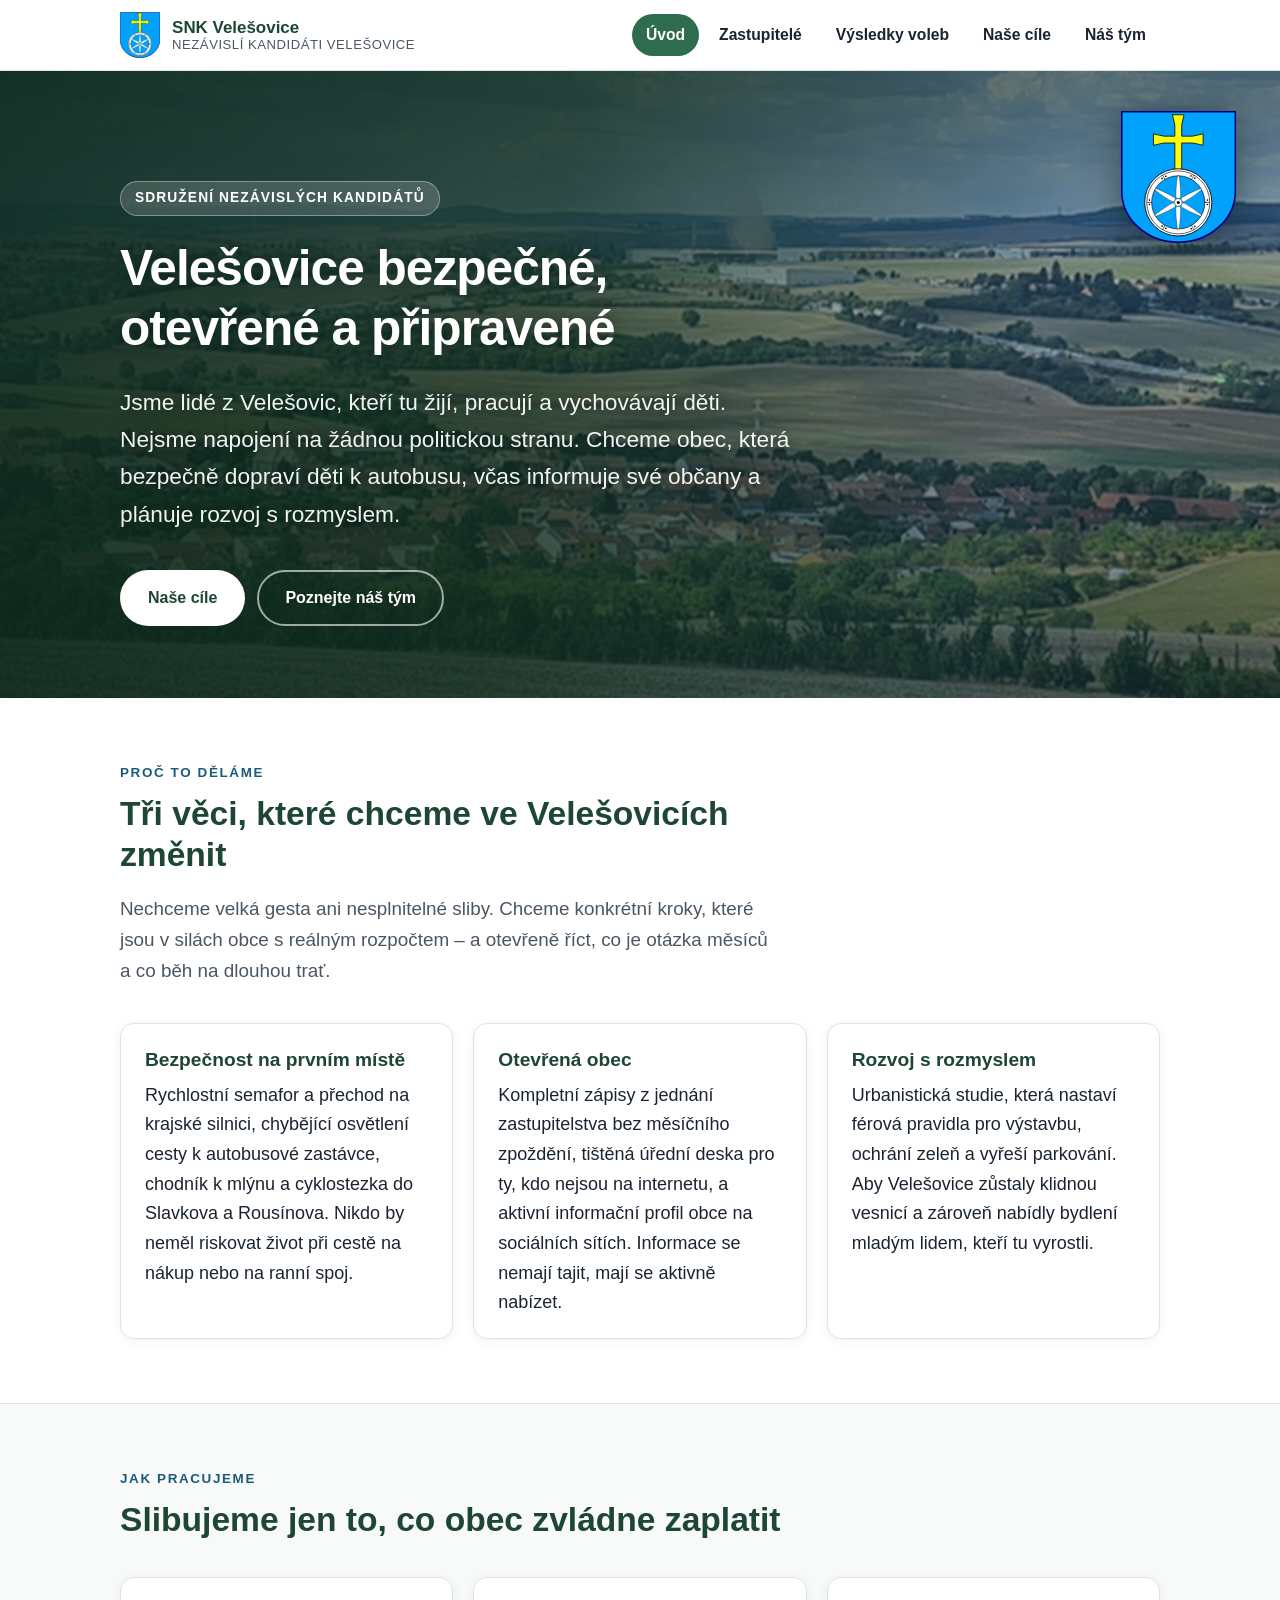
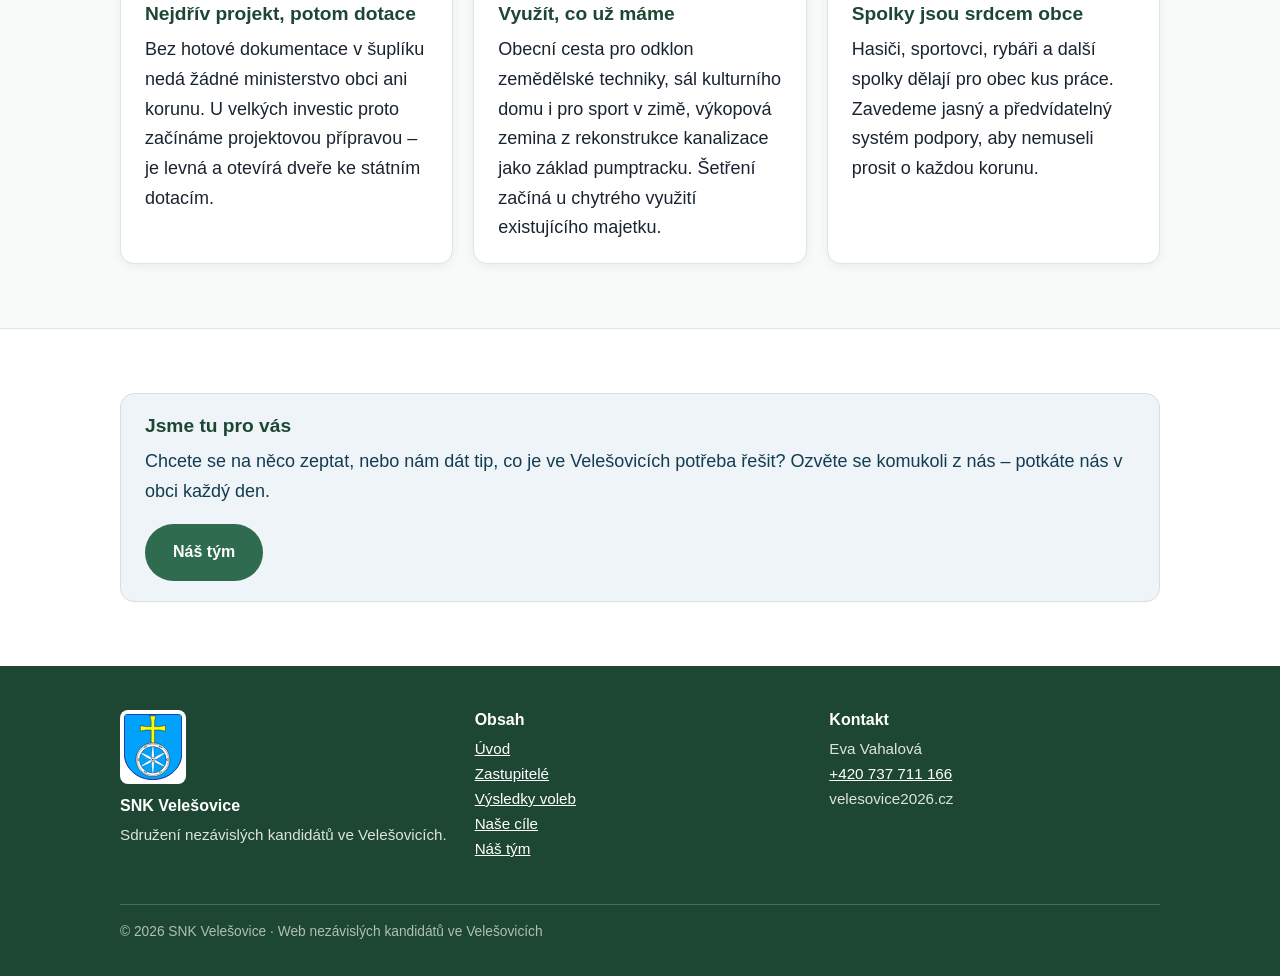
<file: index.html>
<!DOCTYPE html>
<html lang="cs">
<head>
<meta charset="UTF-8">
<meta name="viewport" content="width=device-width, initial-scale=1.0">
<title>SNK Velešovice – nezávislí kandidáti ve Velešovicích</title>
<meta name="description" content="Sdružení nezávislých kandidátů ve Velešovicích. Naše cíle, náš tým, zastupitelé a informace z dění v obci.">
<link rel="stylesheet" href="style.css?v=63">
<link rel="icon" href="img/znak.svg" type="image/svg+xml">
<meta property="og:title" content="SNK Velešovice – nezávislí kandidáti">
<meta property="og:description" content="Bezpečnost, otevřená komunikace a rozumný rozvoj obce. Sdružení nezávislých kandidátů ve Velešovicích.">
<meta property="og:image" content="https://velesovice2026.cz/img/velesovice-hero.jpg?v=3">
<meta property="og:type" content="website">
</head>
<body>

<header class="topbar">
  <div class="topbar__inner">
    <a class="brand" href="index.html">
      <img class="brand__mark" src="img/znak.svg" alt="Znak obce Velešovice" width="46" height="53">
      <span class="brand__text">
        <span class="brand__name">SNK Velešovice</span>
        <span class="brand__sub">Nezávislí kandidáti Velešovice</span>
      </span>
    </a>
    <nav class="nav" aria-label="Hlavní navigace">
      <a href="index.html" aria-current="page">Úvod</a>
      <a href="zastupitele.html">Zastupitelé</a>
      <a href="vysledky.html">Výsledky voleb</a>
      <a href="program.html">Naše cíle</a>
      <a href="kandidati.html">Náš tým</a>
    </nav>
  </div>
</header>

<main>

  <section class="hero">
    <picture>
      <source media="(max-width: 700px)" srcset="img/velesovice-hero-900.jpg?v=3">
      <img class="hero__media" src="img/velesovice-hero.jpg?v=3"
           alt="Pohled na Velešovice z okolních polí"
           width="1500" height="1043" fetchpriority="high">
    </picture>
    <img class="hero__crest" src="img/znak.svg" alt="Znak obce Velešovice">
    <div class="hero__inner">
      <span class="hero__badge">Sdružení nezávislých kandidátů</span>
      <h1>Velešovice bezpečné, otevřené a připravené</h1>
      <p class="hero__claim">Jsme lidé z Velešovic, kteří tu žijí, pracují a vychovávají děti. Nejsme
        napojení na žádnou politickou stranu. Chceme obec, která bezpečně dopraví děti k autobusu,
        včas informuje své občany a plánuje rozvoj s rozmyslem.</p>
      <div class="btn-row">
        <a class="btn btn--primary" href="program.html">Naše cíle</a>
        <a class="btn btn--ghost" href="kandidati.html">Poznejte náš tým</a>
      </div>
    </div>
  </section>

  <section class="section">
    <div class="wrap">
      <div class="section__head">
        <span class="eyebrow">Proč to děláme</span>
        <h2>Tři věci, které chceme ve Velešovicích změnit</h2>
        <p class="lead">Nechceme velká gesta ani nesplnitelné sliby. Chceme konkrétní kroky, které jsou
          v silách obce s reálným rozpočtem – a otevřeně říct, co je otázka měsíců a co běh na dlouhou trať.</p>
      </div>

      <div class="grid">
        <article class="card">
          <h3>Bezpečnost na prvním místě</h3>
          <p>Rychlostní semafor a přechod na krajské silnici, chybějící osvětlení cesty k autobusové
            zastávce, chodník k mlýnu a cyklostezka do Slavkova a Rousínova. Nikdo by neměl riskovat
            život při cestě na nákup nebo na ranní spoj.</p>
        </article>
        <article class="card">
          <h3>Otevřená obec</h3>
          <p>Kompletní zápisy z jednání zastupitelstva bez měsíčního zpoždění, tištěná úřední deska
            pro ty, kdo nejsou na internetu, a aktivní informační profil obce na sociálních sítích.
            Informace se nemají tajit, mají se aktivně nabízet.</p>
        </article>
        <article class="card">
          <h3>Rozvoj s rozmyslem</h3>
          <p>Urbanistická studie, která nastaví férová pravidla pro výstavbu, ochrání zeleň a vyřeší
            parkování. Aby Velešovice zůstaly klidnou vesnicí a zároveň nabídly bydlení mladým lidem,
            kteří tu vyrostli.</p>
        </article>
      </div>
    </div>
  </section>

  <section class="section section--soft">
    <div class="wrap">
      <div class="section__head">
        <span class="eyebrow">Jak pracujeme</span>
        <h2>Slibujeme jen to, co obec zvládne zaplatit</h2>
      </div>
      <div class="grid">
        <article class="card">
          <h3>Nejdřív projekt, potom dotace</h3>
          <p>Bez hotové dokumentace v šuplíku nedá žádné ministerstvo obci ani korunu. U velkých
            investic proto začínáme projektovou přípravou – je levná a otevírá dveře ke státním dotacím.</p>
        </article>
        <article class="card">
          <h3>Využít, co už máme</h3>
          <p>Obecní cesta pro odklon zemědělské techniky, sál kulturního domu i pro sport v zimě,
            výkopová zemina z rekonstrukce kanalizace jako základ pumptracku. Šetření začíná u chytrého
            využití existujícího majetku.</p>
        </article>
        <article class="card">
          <h3>Spolky jsou srdcem obce</h3>
          <p>Hasiči, sportovci, rybáři a další spolky dělají pro obec kus práce. Zavedeme jasný
            a předvídatelný systém podpory, aby nemuseli prosit o každou korunu.</p>
        </article>
      </div>
    </div>
  </section>

  <section class="section">
    <div class="wrap">
      <div class="note">
        <h3>Jsme tu pro vás</h3>
        <p>Chcete se na něco zeptat, nebo nám dát tip, co je ve Velešovicích potřeba řešit?
          Ozvěte se komukoli z nás – potkáte nás v obci každý den.</p>
        <p><a class="btn btn--solid" href="kandidati.html">Náš tým</a></p>
      </div>
    </div>
  </section>

</main>

<footer class="footer">
  <div class="wrap">
    <div class="footer__grid">
      <div>
        <img class="footer__crest" src="img/znak.svg" alt="Znak obce Velešovice">
        <h3>SNK Velešovice</h3>
        <p>Sdružení nezávislých kandidátů ve Velešovicích.</p>
      </div>
      <div>
        <h3>Obsah</h3>
        <p>
          <a href="index.html">Úvod</a><br>
          <a href="zastupitele.html">Zastupitelé</a><br>
          <a href="vysledky.html">Výsledky voleb</a><br>
          <a href="program.html">Naše cíle</a><br>
          <a href="kandidati.html">Náš tým</a>
        </p>
      </div>
      <div>
        <h3>Kontakt</h3>
        <p>
          Eva Vahalová<br>
          <a href="tel:+420737711166">+420 737 711 166</a><br>
          velesovice2026.cz
        </p>
      </div>
    </div>
    <div class="footer__bottom">
      &copy; 2026 SNK Velešovice · Web nezávislých kandidátů ve Velešovicích
    </div>
  </div>
</footer>

<!-- anonymní statistika návštěvnosti (GoatCounter, bez cookies) -->
<script data-goatcounter="https://velesovice2026.goatcounter.com/count"
        async src="//gc.zgo.at/count.js"></script>

</body>
</html>
</file>
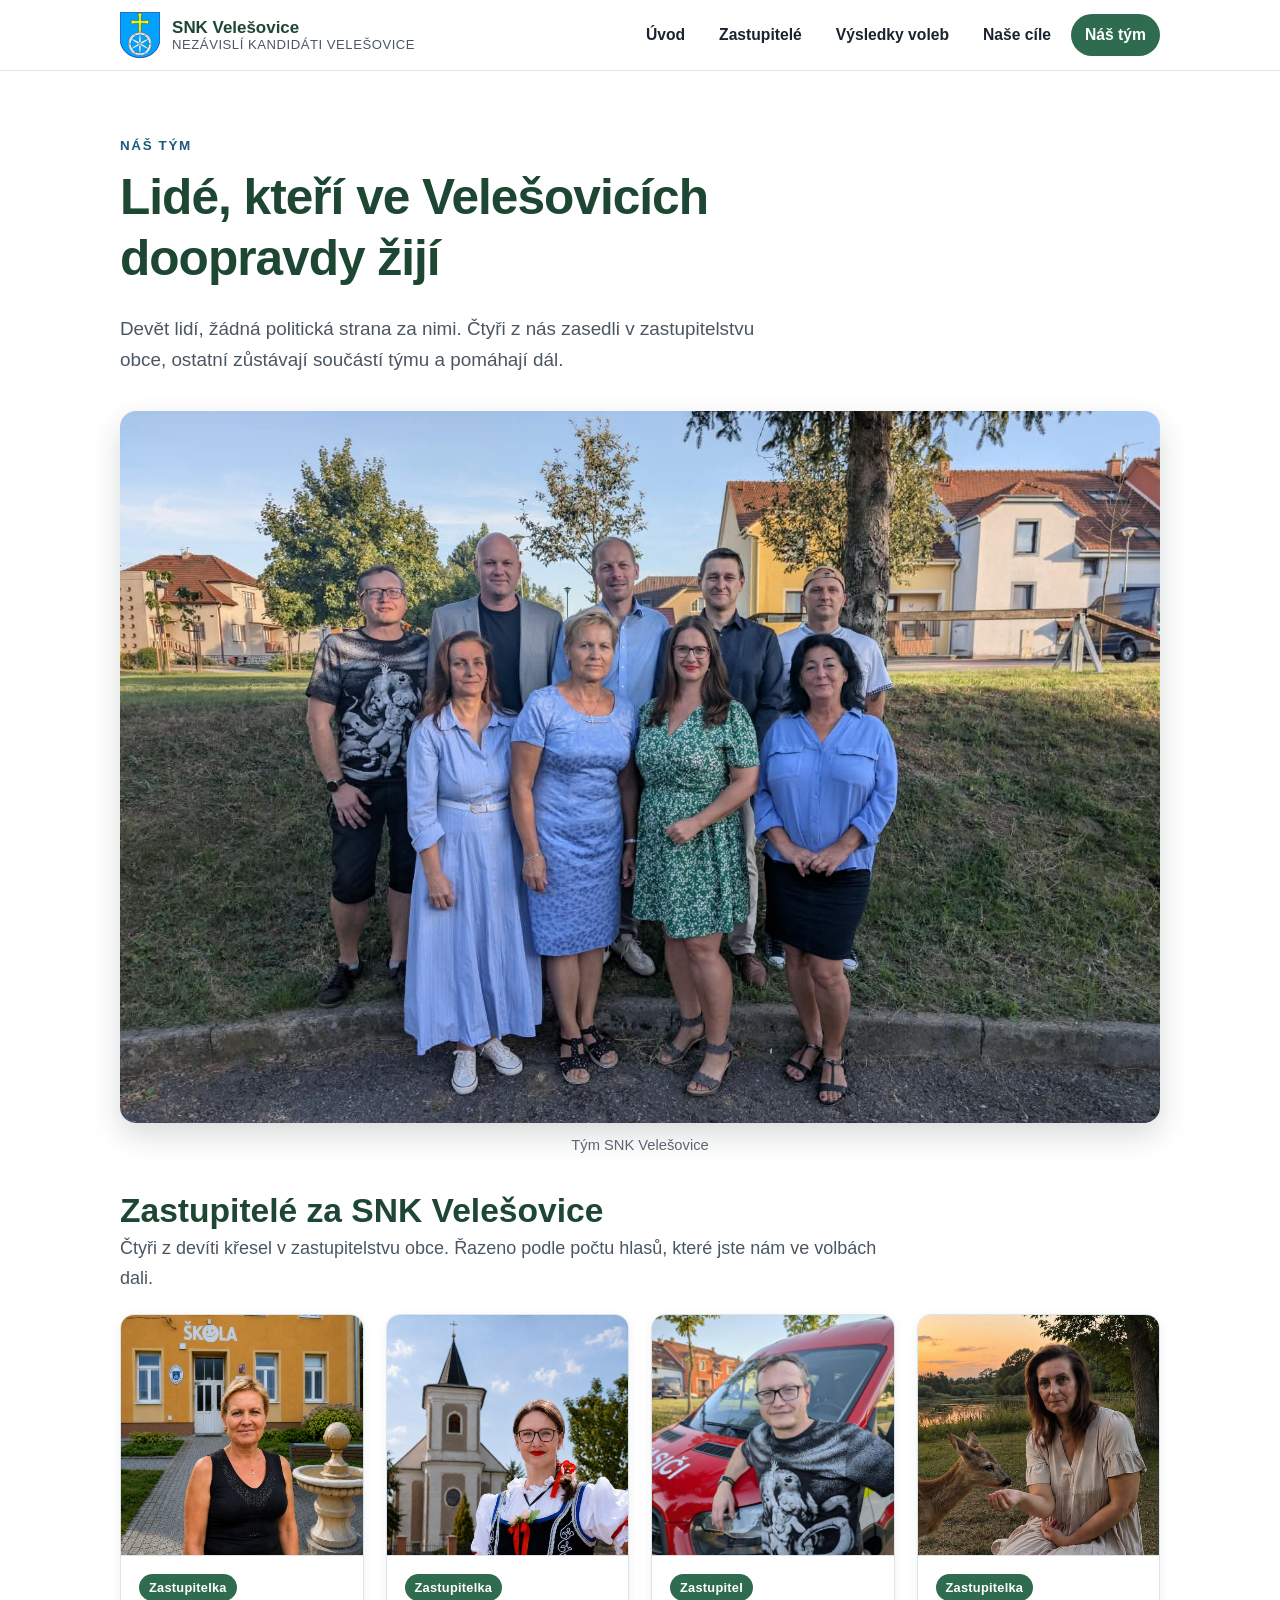
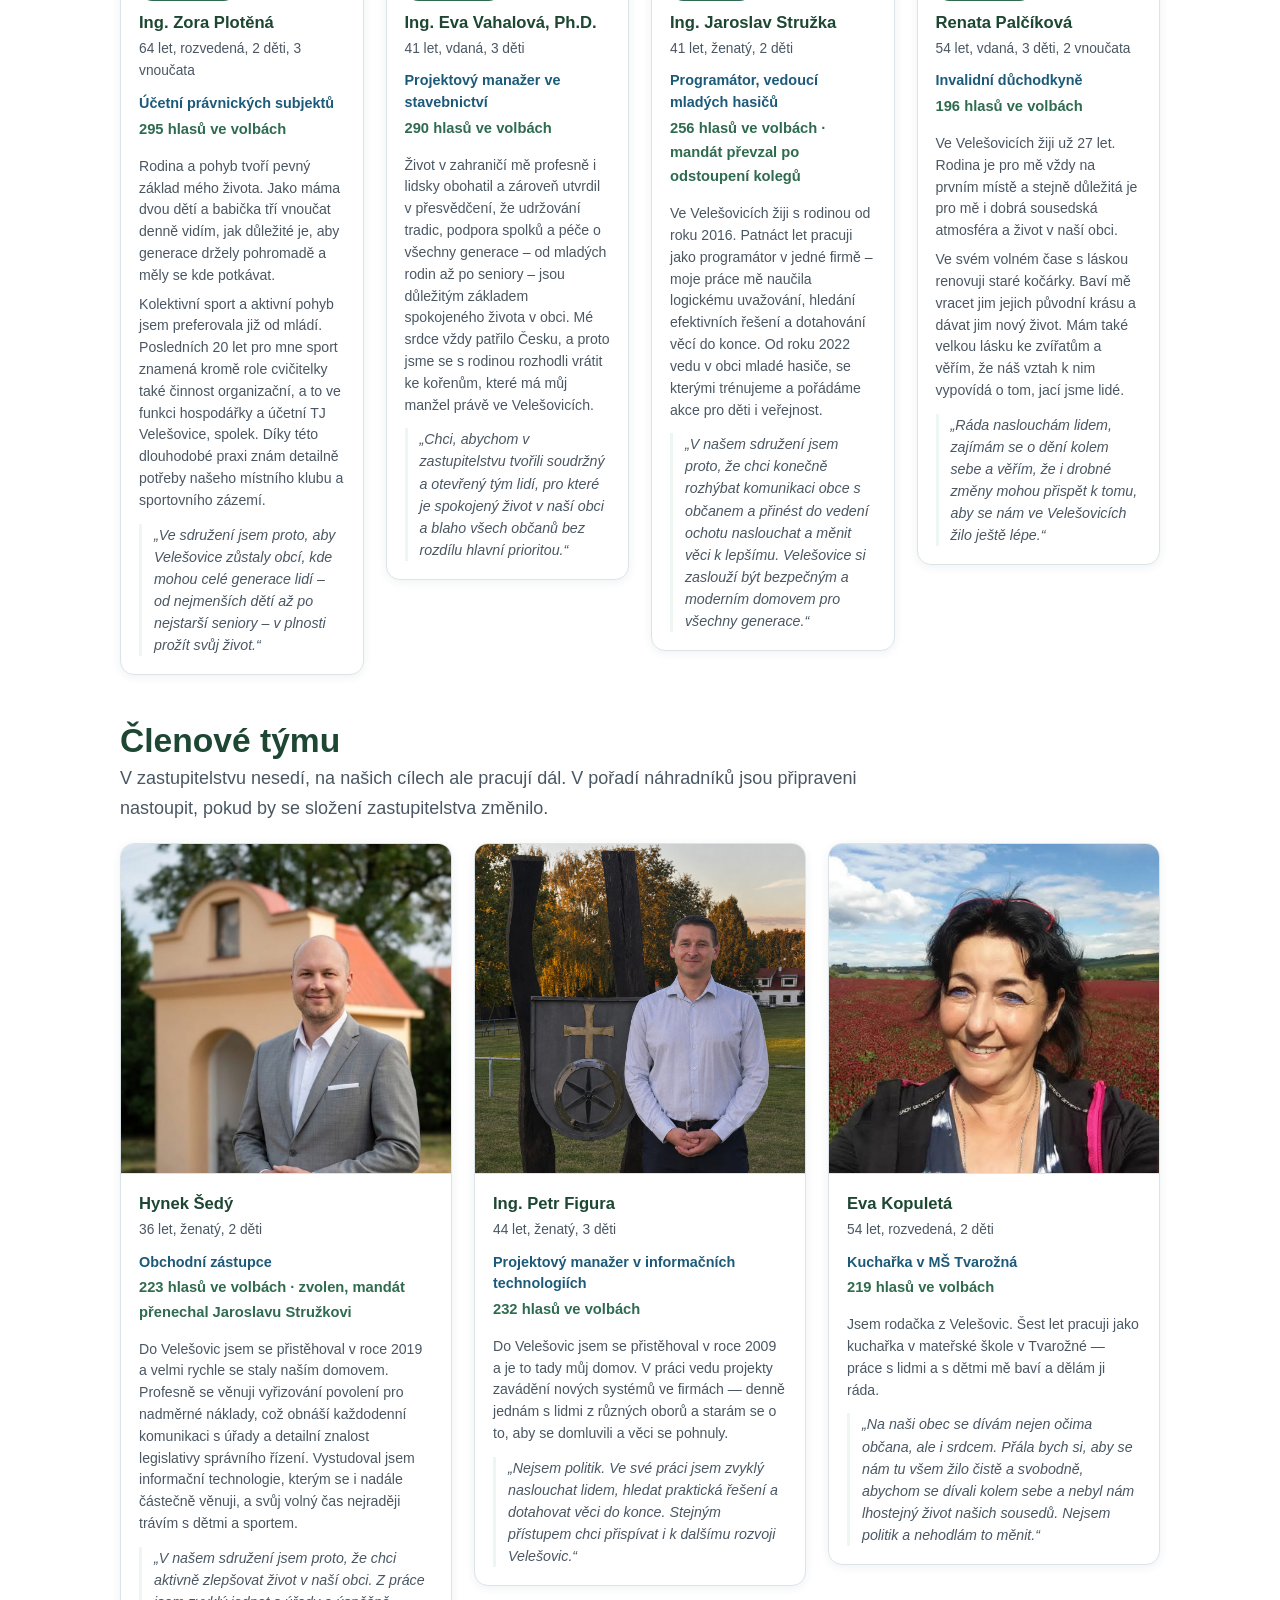
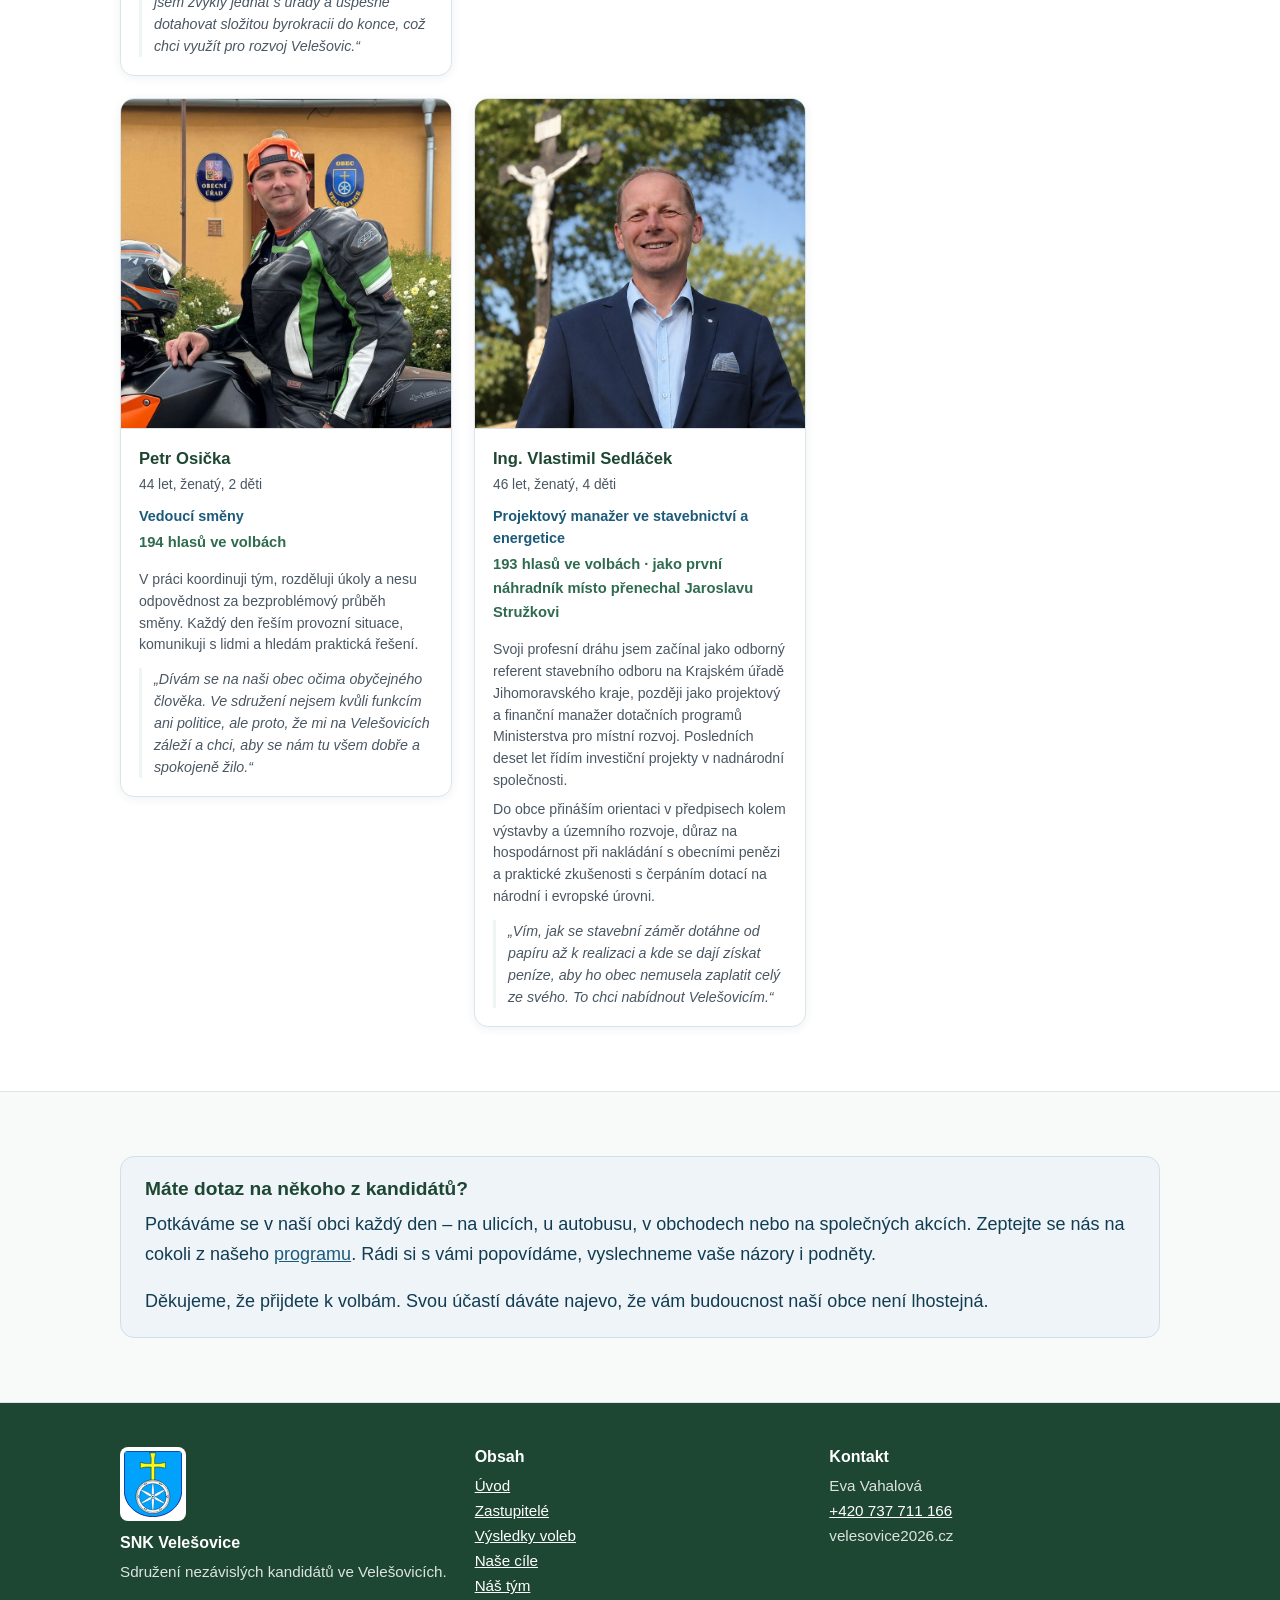
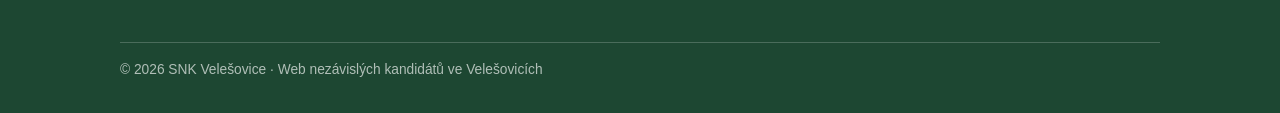
<file: kandidati.html>
<!DOCTYPE html>
<html lang="cs">
<head>
<meta charset="UTF-8">
<meta name="viewport" content="width=device-width, initial-scale=1.0">
<title>Náš tým – SNK Velešovice</title>
<meta name="description" content="Lidé ze sdružení nezávislých kandidátů SNK Velešovice – kdo jsme a čím se zabýváme.">
<link rel="stylesheet" href="style.css?v=63">
<link rel="icon" href="img/znak.svg" type="image/svg+xml">
</head>
<body>

<header class="topbar">
  <div class="topbar__inner">
    <a class="brand" href="index.html">
      <img class="brand__mark" src="img/znak.svg" alt="Znak obce Velešovice" width="46" height="53">
      <span class="brand__text">
        <span class="brand__name">SNK Velešovice</span>
        <span class="brand__sub">Nezávislí kandidáti Velešovice</span>
      </span>
    </a>
    <nav class="nav" aria-label="Hlavní navigace">
      <a href="index.html">Úvod</a>
      <a href="zastupitele.html">Zastupitelé</a>
      <a href="vysledky.html">Výsledky voleb</a>
      <a href="program.html">Naše cíle</a>
      <a href="kandidati.html" aria-current="page">Náš tým</a>
    </nav>
  </div>
</header>

<main>

  <section class="section">
    <div class="wrap">
      <div class="section__head">
        <span class="eyebrow">Náš tým</span>
        <h1>Lidé, kteří ve Velešovicích doopravdy žijí</h1>
        <p class="lead">Devět lidí, žádná politická strana za nimi. Čtyři z nás zasedli
          v zastupitelstvu obce, ostatní zůstávají součástí týmu a pomáhají dál.</p>
      </div>

      <figure class="team-photo">
        <img src="img/kandidatka-spolecna.jpg"
             alt="Společná fotografie týmu SNK Velešovice"
             width="1600" height="1095">
        <figcaption>Tým SNK Velešovice</figcaption>
      </figure>

      <h2 class="skupina">Zastupitelé za SNK Velešovice</h2>
      <p class="skupina__popis">Čtyři z devíti křesel v zastupitelstvu obce.
        Řazeno podle počtu hlasů, které jste nám ve volbách dali.</p>

      <div class="people people--ctyri">

        <article class="person">
          <div class="person__photo-wrap">
            <img class="person__photo" src="img/plotena-portret.jpg" alt="Ing. Zora Plotěná" loading="lazy">
          </div>
          <div class="person__body">
            <p class="person__stitek">Zastupitelka</p>
            <p class="person__name">Ing. Zora Plotěná</p>
            <p class="person__age">64 let, rozvedená, 2 děti, 3 vnoučata</p>
            <p class="person__role">Účetní právnických subjektů</p>
            <p class="person__hlasy">295 hlasů ve volbách</p>
            <p class="person__text">Rodina a pohyb tvoří pevný základ mého života. Jako máma dvou
              dětí a babička tří vnoučat denně vidím, jak důležité je, aby generace držely pohromadě
              a měly se kde potkávat.</p>
            <p class="person__text">Kolektivní sport a aktivní pohyb jsem preferovala již od mládí.
              Posledních 20 let pro mne sport znamená kromě role cvičitelky také činnost
              organizační, a to ve funkci hospodářky a účetní TJ Velešovice, spolek. Díky této
              dlouhodobé praxi znám detailně potřeby našeho místního klubu a sportovního zázemí.</p>
            <p class="person__motto">„Ve sdružení jsem proto, aby Velešovice zůstaly obcí, kde mohou
              celé generace lidí – od nejmenších dětí až po nejstarší seniory – v plnosti prožít
              svůj život.“</p>
          </div>
        </article>

        <article class="person">
          <div class="person__photo-wrap">
            <img class="person__photo" src="img/vahalova-portret.jpg" alt="Ing. Eva Vahalová, Ph.D." loading="lazy">
          </div>
          <div class="person__body">
            <p class="person__stitek">Zastupitelka</p>
            <p class="person__name">Ing. Eva Vahalová, Ph.D.</p>
            <p class="person__age">41 let, vdaná, 3 děti</p>
            <p class="person__role">Projektový manažer ve stavebnictví</p>
            <p class="person__hlasy">290 hlasů ve volbách</p>
            <p class="person__text">Život v zahraničí mě profesně i lidsky obohatil a zároveň
              utvrdil v přesvědčení, že udržování tradic, podpora spolků a péče o všechny generace
              – od mladých rodin až po seniory – jsou důležitým základem spokojeného života v obci.
              Mé srdce vždy patřilo Česku, a proto jsme se s rodinou rozhodli vrátit ke kořenům,
              které má můj manžel právě ve Velešovicích.</p>
            <p class="person__motto">„Chci, abychom v zastupitelstvu tvořili soudržný a otevřený tým
              lidí, pro které je spokojený život v naší obci a blaho všech občanů bez rozdílu
              hlavní prioritou.“</p>
          </div>
        </article>

        <article class="person">
          <div class="person__photo-wrap">
            <img class="person__photo" src="img/struzka-portret.jpg" alt="Ing. Jaroslav Stružka" loading="lazy">
          </div>
          <div class="person__body">
            <p class="person__stitek">Zastupitel</p>
            <p class="person__name">Ing. Jaroslav Stružka</p>
            <p class="person__age">41 let, ženatý, 2 děti</p>
            <p class="person__role">Programátor, vedoucí mladých hasičů</p>
            <p class="person__hlasy">256 hlasů ve volbách · mandát převzal po odstoupení kolegů</p>
            <p class="person__text">Ve Velešovicích žiji s rodinou od roku 2016. Patnáct let pracuji
              jako programátor v jedné firmě – moje práce mě naučila logickému uvažování, hledání
              efektivních řešení a dotahování věcí do konce. Od roku 2022 vedu v obci mladé hasiče,
              se kterými trénujeme a pořádáme akce pro děti i veřejnost.</p>
            <p class="person__motto">„V našem sdružení jsem proto, že chci konečně rozhýbat komunikaci
              obce s občanem a přinést do vedení ochotu naslouchat a měnit věci k lepšímu.
              Velešovice si zaslouží být bezpečným a moderním domovem pro všechny generace.“</p>
          </div>
        </article>

        <article class="person">
          <div class="person__photo-wrap">
            <img class="person__photo" src="img/palcikova-portret.jpg" alt="Renata Palčíková" loading="lazy">
          </div>
          <div class="person__body">
            <p class="person__stitek">Zastupitelka</p>
            <p class="person__name">Renata Palčíková</p>
            <p class="person__age">54 let, vdaná, 3 děti, 2 vnoučata</p>
            <p class="person__role">Invalidní důchodkyně</p>
            <p class="person__hlasy">196 hlasů ve volbách</p>
            <p class="person__text">Ve Velešovicích žiji už 27 let. Rodina je pro mě vždy na prvním
              místě a stejně důležitá je pro mě i dobrá sousedská atmosféra a život v naší obci.</p>
            <p class="person__text">Ve svém volném čase s láskou renovuji staré kočárky. Baví mě
              vracet jim jejich původní krásu a dávat jim nový život. Mám také velkou lásku
              ke zvířatům a věřím, že náš vztah k nim vypovídá o tom, jací jsme lidé.</p>
            <p class="person__motto">„Ráda naslouchám lidem, zajímám se o dění kolem sebe a věřím,
              že i drobné změny mohou přispět k tomu, aby se nám ve Velešovicích žilo ještě lépe.“</p>
          </div>
        </article>

      </div>

      <h2 class="skupina">Členové týmu</h2>
      <p class="skupina__popis">V zastupitelstvu nesedí, na našich cílech ale pracují dál.
        V pořadí náhradníků jsou připraveni nastoupit, pokud by se složení zastupitelstva změnilo.</p>

      <div class="people">

        <article class="person">
          <div class="person__photo-wrap">
            <img class="person__photo" src="img/sedy-portret.jpg" alt="Hynek Šedý" loading="lazy">
          </div>
          <div class="person__body">
            <p class="person__name">Hynek Šedý</p>
            <p class="person__age">36 let, ženatý, 2 děti</p>
            <p class="person__role">Obchodní zástupce</p>
            <p class="person__hlasy">223 hlasů ve volbách · zvolen, mandát přenechal Jaroslavu Stružkovi</p>
            <p class="person__text">Do Velešovic jsem se přistěhoval v roce 2019 a velmi rychle
              se staly naším domovem. Profesně se věnuji vyřizování povolení pro nadměrné náklady,
              což obnáší každodenní komunikaci s úřady a detailní znalost legislativy správního
              řízení. Vystudoval jsem informační technologie, kterým se i nadále částečně věnuji,
              a svůj volný čas nejraději trávím s dětmi a sportem.</p>
            <p class="person__motto">„V našem sdružení jsem proto, že chci aktivně zlepšovat život
              v naší obci. Z práce jsem zvyklý jednat s úřady a úspěšně dotahovat složitou
              byrokracii do konce, což chci využít pro rozvoj Velešovic.“</p>
          </div>
        </article>

        <article class="person">
          <div class="person__photo-wrap">
            <img class="person__photo" src="img/figura-portret.jpg" alt="Ing. Petr Figura" loading="lazy">
          </div>
          <div class="person__body">
            <p class="person__name">Ing. Petr Figura</p>
            <p class="person__age">44 let, ženatý, 3 děti</p>
            <p class="person__role">Projektový manažer v informačních technologiích</p>
            <p class="person__hlasy">232 hlasů ve volbách</p>
            <p class="person__text">Do Velešovic jsem se přistěhoval v roce 2009 a je to tady můj
              domov. V práci vedu projekty zavádění nových systémů ve firmách — denně jednám s lidmi
              z různých oborů a starám se o to, aby se domluvili a věci se pohnuly.</p>
            <p class="person__motto">„Nejsem politik. Ve své práci jsem zvyklý naslouchat lidem, hledat praktická řešení a dotahovat věci do konce. Stejným přístupem chci přispívat i k dalšímu rozvoji Velešovic.“</p>
          </div>
        </article>

        <article class="person">
          <div class="person__photo-wrap">
            <img class="person__photo" src="img/kopuleta-portret.jpg" alt="Eva Kopuletá" loading="lazy">
          </div>
          <div class="person__body">
            <p class="person__name">Eva Kopuletá</p>
            <p class="person__age">54 let, rozvedená, 2 děti</p>
            <p class="person__role">Kuchařka v MŠ Tvarožná</p>
            <p class="person__hlasy">219 hlasů ve volbách</p>
            <p class="person__text">Jsem rodačka z Velešovic. Šest let pracuji jako kuchařka
              v mateřské škole v Tvarožné — práce s lidmi a s dětmi mě baví a dělám ji ráda.</p>
            <p class="person__motto">„Na naši obec se dívám nejen očima občana, ale i srdcem. Přála
              bych si, aby se nám tu všem žilo čistě a svobodně, abychom se dívali kolem sebe
              a nebyl nám lhostejný život našich sousedů. Nejsem politik a nehodlám to měnit.“</p>
          </div>
        </article>

        <article class="person">
          <div class="person__photo-wrap">
            <img class="person__photo" src="img/osicka-portret.jpg" alt="Petr Osička" loading="lazy">
          </div>
          <div class="person__body">
            <p class="person__name">Petr Osička</p>
            <p class="person__age">44 let, ženatý, 2 děti</p>
            <p class="person__role">Vedoucí směny</p>
            <p class="person__hlasy">194 hlasů ve volbách</p>
            <p class="person__text">V práci koordinuji tým, rozděluji úkoly a nesu odpovědnost
              za bezproblémový průběh směny. Každý den řeším provozní situace, komunikuji s lidmi
              a hledám praktická řešení.</p>
            <p class="person__motto">„Dívám se na naši obec očima obyčejného člověka. Ve sdružení
              nejsem kvůli funkcím ani politice, ale proto, že mi na Velešovicích záleží a chci,
              aby se nám tu všem dobře a spokojeně žilo.“</p>
          </div>
        </article>

        <article class="person">
          <div class="person__photo-wrap">
            <img class="person__photo" src="img/sedlacek-portret.jpg" alt="Ing. Vlastimil Sedláček" loading="lazy">
          </div>
          <div class="person__body">
            <p class="person__name">Ing. Vlastimil Sedláček</p>
            <p class="person__age">46 let, ženatý, 4 děti</p>
            <p class="person__role">Projektový manažer ve stavebnictví a energetice</p>
            <p class="person__hlasy">193 hlasů ve volbách · jako první náhradník místo přenechal Jaroslavu Stružkovi</p>
            <p class="person__text">Svoji profesní dráhu jsem začínal jako odborný referent
              stavebního odboru na Krajském úřadě Jihomoravského kraje, později jako projektový
              a finanční manažer dotačních programů Ministerstva pro místní rozvoj. Posledních
              deset let řídím investiční projekty v nadnárodní společnosti.</p>
            <p class="person__text">Do obce přináším orientaci v předpisech kolem výstavby
              a územního rozvoje, důraz na hospodárnost při nakládání s obecními penězi
              a praktické zkušenosti s čerpáním dotací na národní i evropské úrovni.</p>
            <p class="person__motto">„Vím, jak se stavební záměr dotáhne od papíru až k realizaci
              a kde se dají získat peníze, aby ho obec nemusela zaplatit celý ze svého.
              To chci nabídnout Velešovicím.“</p>
          </div>
        </article>
      </div>
    </div>
  </section>

  <section class="section section--soft">
    <div class="wrap">
      <div class="note">
        <h3>Máte dotaz na někoho z kandidátů?</h3>
        <p>Potkáváme se v naší obci každý den – na ulicích, u autobusu, v obchodech nebo
          na společných akcích. Zeptejte se nás na cokoli z našeho
          <a href="program.html">programu</a>. Rádi si s vámi popovídáme, vyslechneme vaše názory
          i podněty.</p>
        <p>Děkujeme, že přijdete k volbám. Svou účastí dáváte najevo, že vám budoucnost naší obce
          není lhostejná.</p>
      </div>
    </div>
  </section>

</main>

<footer class="footer">
  <div class="wrap">
    <div class="footer__grid">
      <div>
        <img class="footer__crest" src="img/znak.svg" alt="Znak obce Velešovice">
        <h3>SNK Velešovice</h3>
        <p>Sdružení nezávislých kandidátů ve Velešovicích.</p>
      </div>
      <div>
        <h3>Obsah</h3>
        <p>
          <a href="index.html">Úvod</a><br>
          <a href="zastupitele.html">Zastupitelé</a><br>
          <a href="vysledky.html">Výsledky voleb</a><br>
          <a href="program.html">Naše cíle</a><br>
          <a href="kandidati.html">Náš tým</a>
        </p>
      </div>
      <div>
        <h3>Kontakt</h3>
        <p>
          Eva Vahalová<br>
          <a href="tel:+420737711166">+420 737 711 166</a><br>
          velesovice2026.cz
        </p>
      </div>
    </div>
    <div class="footer__bottom">
      &copy; 2026 SNK Velešovice · Web nezávislých kandidátů ve Velešovicích
    </div>
  </div>
</footer>

<!-- anonymní statistika návštěvnosti (GoatCounter, bez cookies) -->
<script data-goatcounter="https://velesovice2026.goatcounter.com/count"
        async src="//gc.zgo.at/count.js"></script>

</body>
</html>
</file>
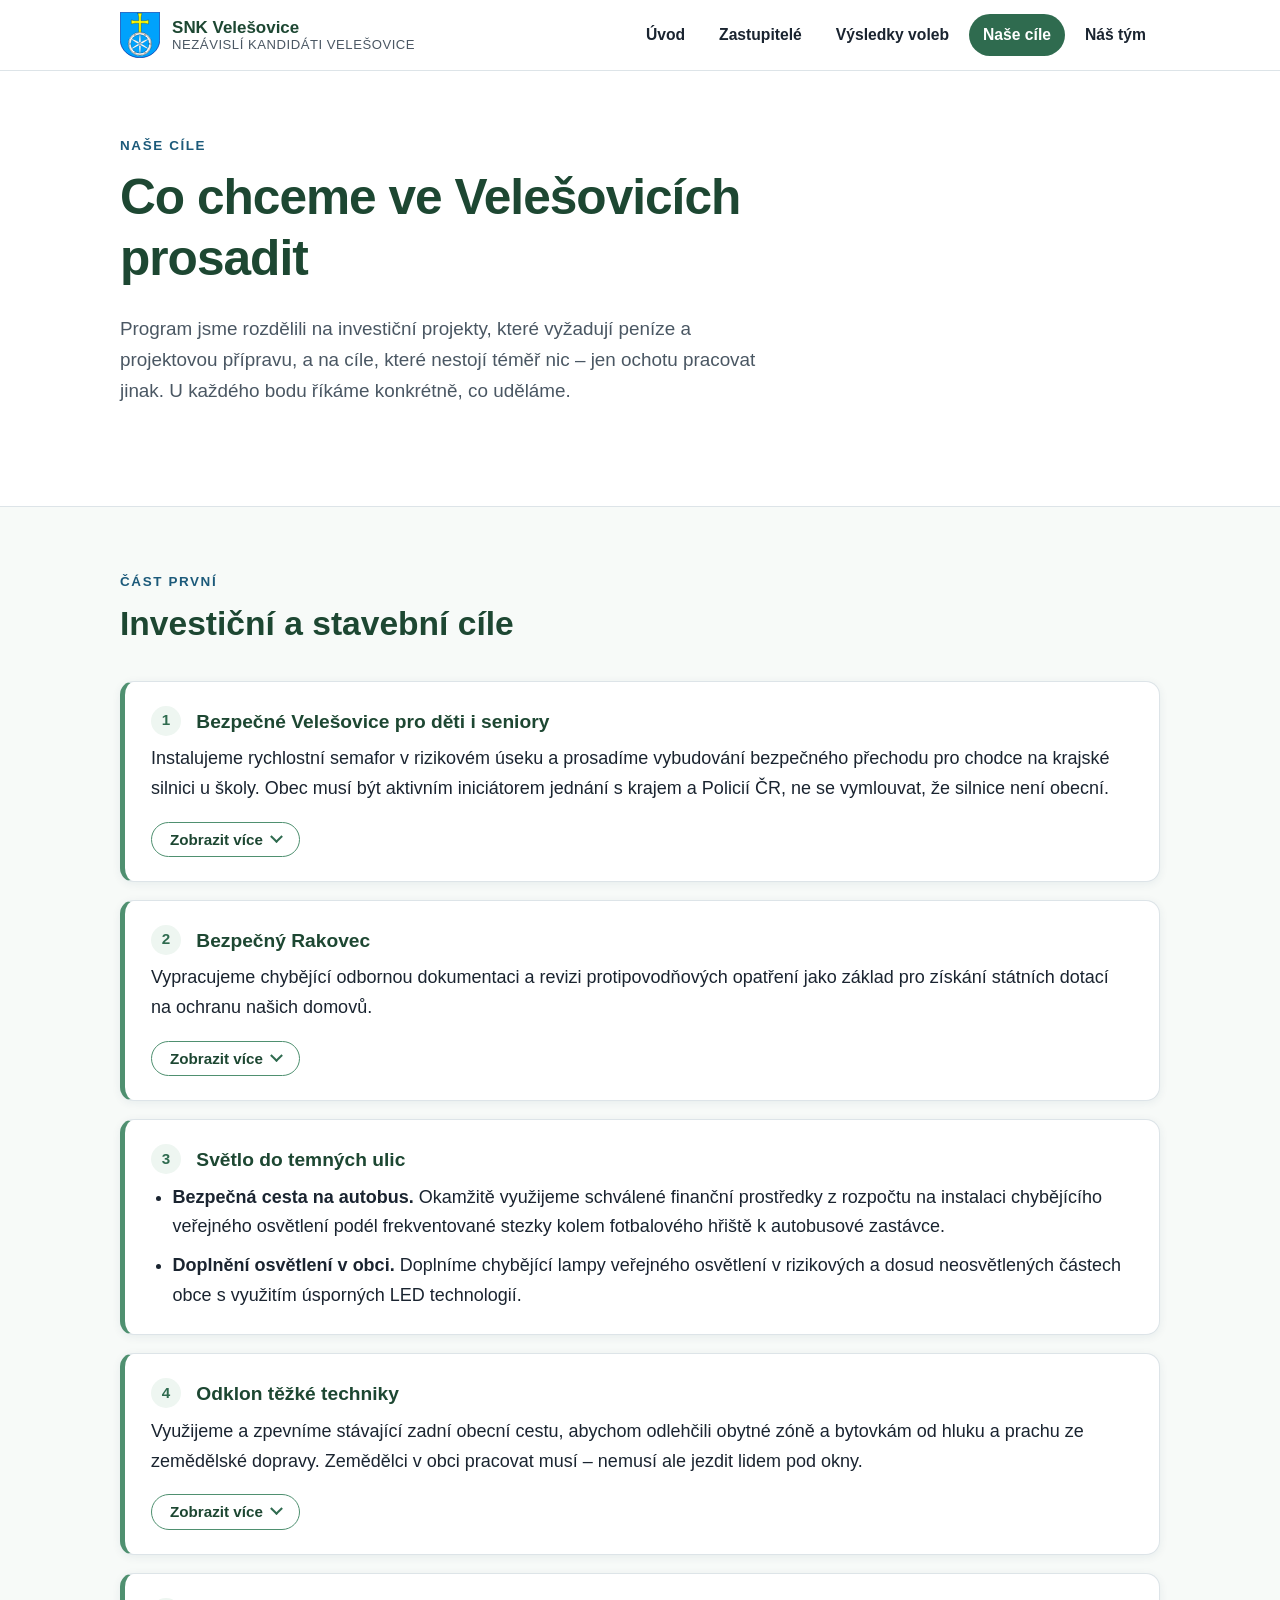
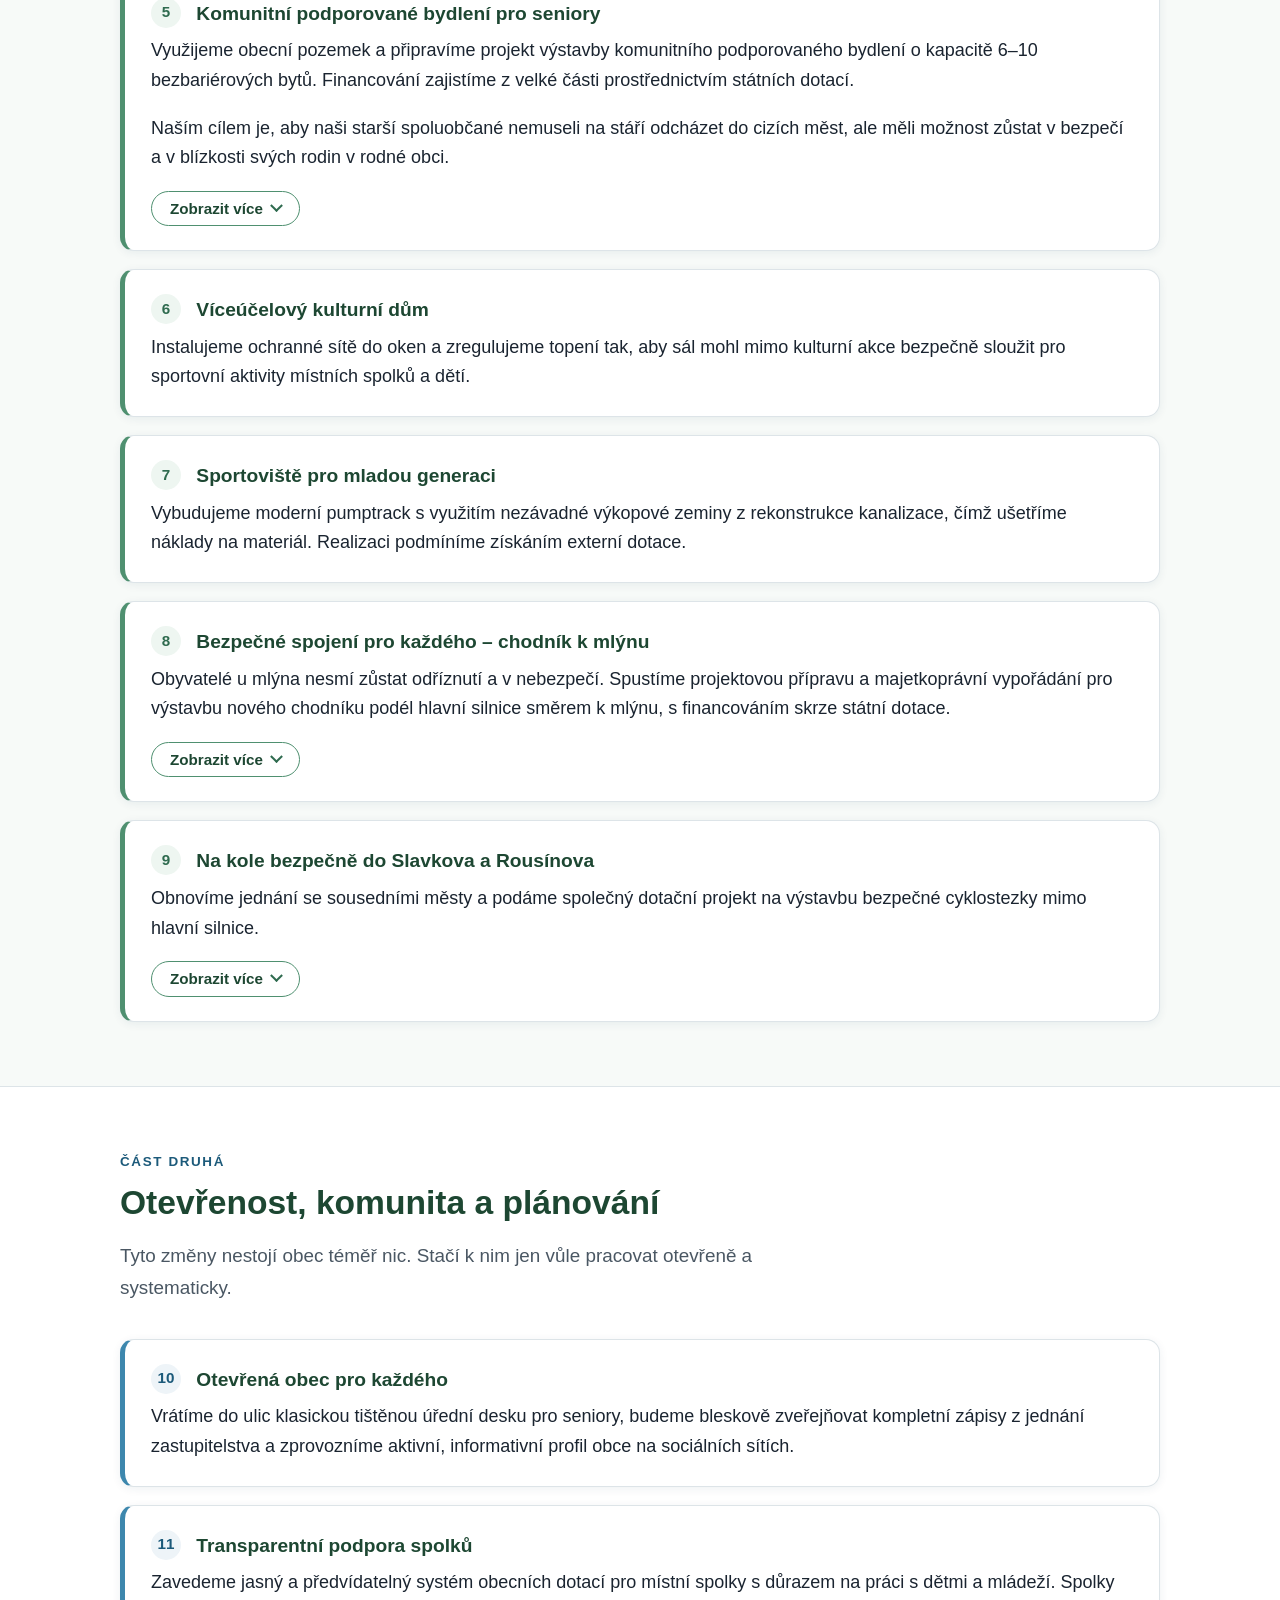
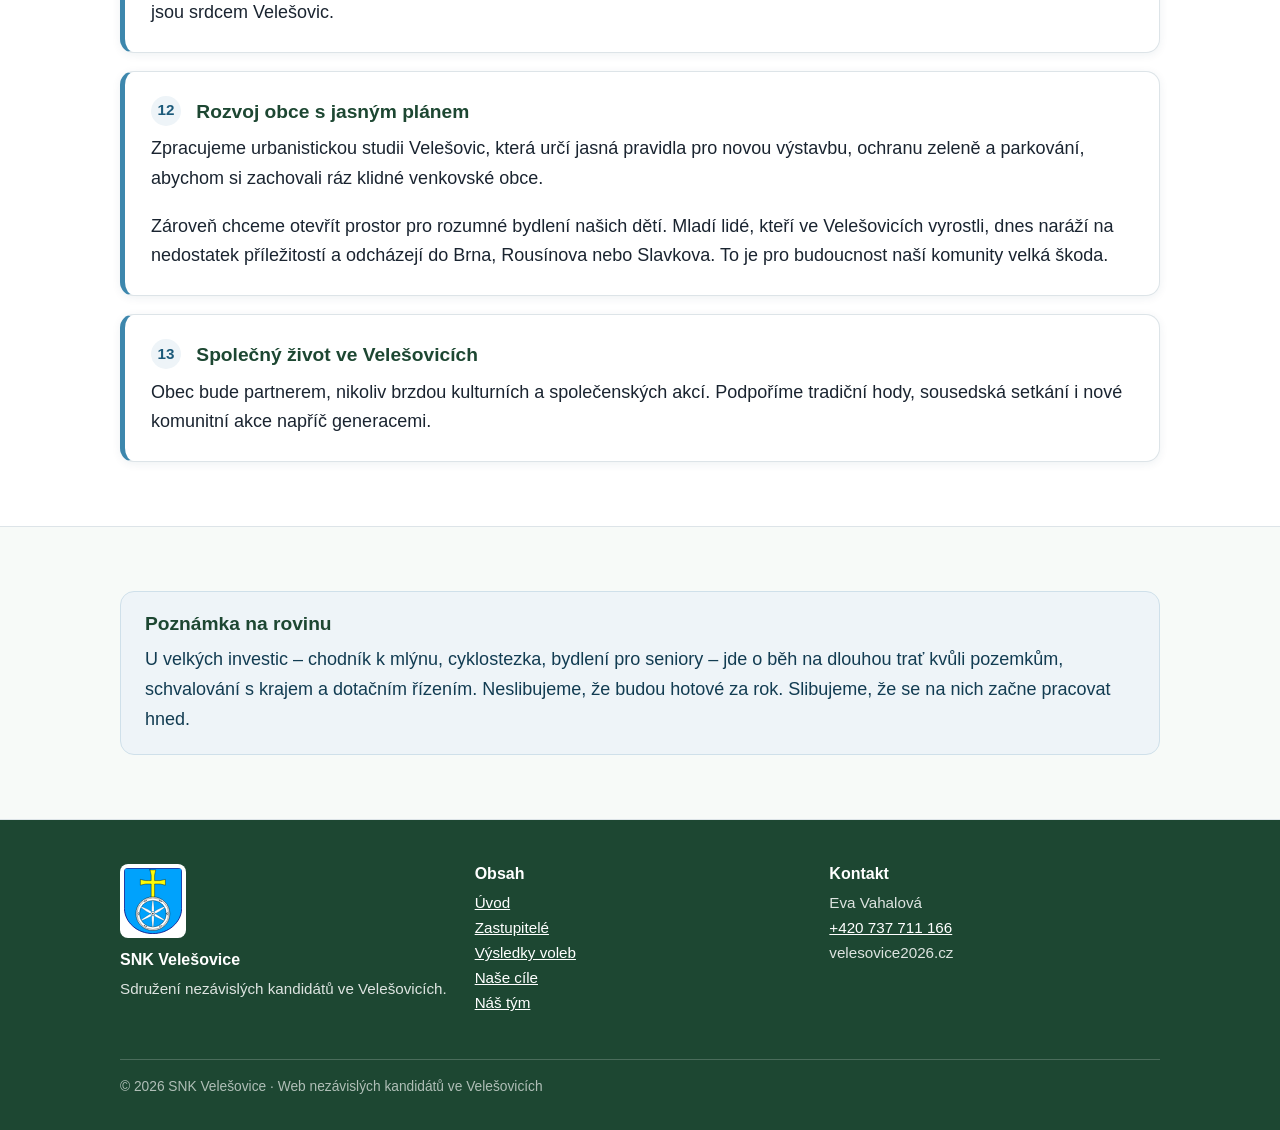
<file: program.html>
<!DOCTYPE html>
<html lang="cs">
<head>
<meta charset="UTF-8">
<meta name="viewport" content="width=device-width, initial-scale=1.0">
<title>Naše cíle – SNK Velešovice</title>
<meta name="description" content="Cíle sdružení nezávislých kandidátů ve Velešovicích: bezpečnost, protipovodňová opatření, osvětlení, bydlení pro seniory, otevřená komunikace.">
<link rel="stylesheet" href="style.css?v=63">
<link rel="icon" href="img/znak.svg" type="image/svg+xml">
</head>
<body>

<header class="topbar">
  <div class="topbar__inner">
    <a class="brand" href="index.html">
      <img class="brand__mark" src="img/znak.svg" alt="Znak obce Velešovice" width="46" height="53">
      <span class="brand__text">
        <span class="brand__name">SNK Velešovice</span>
        <span class="brand__sub">Nezávislí kandidáti Velešovice</span>
      </span>
    </a>
    <nav class="nav" aria-label="Hlavní navigace">
      <a href="index.html">Úvod</a>
      <a href="zastupitele.html">Zastupitelé</a>
      <a href="vysledky.html">Výsledky voleb</a>
      <a href="program.html" aria-current="page">Naše cíle</a>
      <a href="kandidati.html">Náš tým</a>
    </nav>
  </div>
</header>

<main>

  <section class="section">
    <div class="wrap">
      <div class="section__head">
        <span class="eyebrow">Naše cíle</span>
        <h1>Co chceme ve Velešovicích prosadit</h1>
        <p class="lead">Program jsme rozdělili na investiční projekty, které vyžadují peníze a projektovou
          přípravu, a na cíle, které nestojí téměř nic – jen ochotu pracovat jinak. U každého bodu říkáme
          konkrétně, co uděláme.</p>
      </div>
    </div>
  </section>

  <section class="section section--soft" id="investice">
    <div class="wrap">
      <div class="section__head">
        <span class="eyebrow">Část první</span>
        <h2>Investiční a stavební cíle</h2>
      </div>

      <div class="points">

        <article class="point">
          <h3><span class="point__num">1</span> Bezpečné Velešovice pro děti i seniory</h3>
          <p>Instalujeme rychlostní semafor v rizikovém úseku a prosadíme vybudování bezpečného přechodu
            pro chodce na krajské silnici u školy. Obec musí být aktivním iniciátorem jednání s krajem a Policií ČR,
            ne se vymlouvat, že silnice není obecní.</p>
          <div class="more">
            <button class="more__btn" type="button" aria-expanded="false" aria-controls="foto-1">
              <span class="more__label">Zobrazit více</span>
              <span class="more__icon" aria-hidden="true"></span>
            </button>
          </div>
          <div class="more__panel" id="foto-1" hidden>
            <div class="more__inner">
            <figure class="point__figure">
              <img src="img/program-foto/prechod-u-skoly.jpg" width="825" height="1100" alt="Krajská silnice u školy, kde chceme prosadit přechod pro chodce" loading="lazy" decoding="async">
              <figcaption>Krajská silnice u školy, kde chceme prosadit přechod pro chodce</figcaption>
            </figure>
            </div>
          </div>

        </article>

        <article class="point">
          <h3><span class="point__num">2</span> Bezpečný Rakovec</h3>
          <p>Vypracujeme chybějící odbornou dokumentaci a revizi protipovodňových opatření jako základ
            pro získání státních dotací na ochranu našich domovů.</p>
          <div class="more">
            <button class="more__btn" type="button" aria-expanded="false" aria-controls="foto-2">
              <span class="more__label">Zobrazit více</span>
              <span class="more__icon" aria-hidden="true"></span>
            </button>
          </div>
          <div class="more__panel" id="foto-2" hidden>
            <div class="more__inner">
            <figure class="point__figure">
              <img src="img/program-foto/rakovec.jpg" width="825" height="1100" alt="Rakovec – místo, které potřebuje revizi protipovodňových opatření" loading="lazy" decoding="async">
              <figcaption>Rakovec – místo, které potřebuje revizi protipovodňových opatření</figcaption>
            </figure>
            </div>
          </div>

        </article>

        <article class="point">
          <h3><span class="point__num">3</span> Světlo do temných ulic</h3>
          <ul>
            <li><strong>Bezpečná cesta na autobus.</strong> Okamžitě využijeme schválené finanční
              prostředky z rozpočtu na instalaci chybějícího veřejného osvětlení podél frekventované
              stezky kolem fotbalového hřiště k autobusové zastávce.</li>
            <li><strong>Doplnění osvětlení v obci.</strong> Doplníme chybějící lampy veřejného osvětlení
              v rizikových a dosud neosvětlených částech obce s využitím úsporných LED technologií.</li>
          </ul>
        </article>

        <article class="point">
          <h3><span class="point__num">4</span> Odklon těžké techniky</h3>
          <p>Využijeme a zpevníme stávající zadní obecní cestu, abychom odlehčili obytné zóně a bytovkám
            od hluku a prachu ze zemědělské dopravy. Zemědělci v obci pracovat musí – nemusí ale jezdit
            lidem pod okny.</p>
          <div class="more">
            <button class="more__btn" type="button" aria-expanded="false" aria-controls="foto-4">
              <span class="more__label">Zobrazit více</span>
              <span class="more__icon" aria-hidden="true"></span>
            </button>
          </div>
          <div class="more__panel" id="foto-4" hidden>
            <div class="more__inner">
            <figure class="point__figure">
              <img src="img/program-foto/odklon-techniky-1.jpg" width="825" height="1100" alt="Obytnou zónou dnes projíždí těžká zemědělská technika" loading="lazy" decoding="async">
              <figcaption>Obytnou zónou dnes projíždí těžká zemědělská technika</figcaption>
            </figure>
            <figure class="point__figure">
              <img src="img/program-foto/odklon-techniky-2.jpg" width="1365" height="831" alt="Zadní obecní cesta, kterou chceme zpevnit a využít pro odklon dopravy" loading="lazy" decoding="async">
              <figcaption>Zadní obecní cesta, kterou chceme zpevnit a využít pro odklon dopravy</figcaption>
            </figure>
            </div>
          </div>

        </article>

        <article class="point">
          <h3><span class="point__num">5</span> Komunitní podporované bydlení pro seniory</h3>
          <p>Využijeme obecní pozemek a připravíme projekt výstavby komunitního podporovaného bydlení
            o kapacitě 6–10 bezbariérových bytů. Financování zajistíme z velké části prostřednictvím
            státních dotací.</p>
          <p>Naším cílem je, aby naši starší spoluobčané nemuseli na stáří odcházet do cizích měst,
            ale měli možnost zůstat v bezpečí a v blízkosti svých rodin v rodné obci.</p>
          <div class="more">
            <button class="more__btn" type="button" aria-expanded="false" aria-controls="foto-5">
              <span class="more__label">Zobrazit více</span>
              <span class="more__icon" aria-hidden="true"></span>
            </button>
          </div>
          <div class="more__panel" id="foto-5" hidden>
            <div class="more__inner">
            <figure class="point__figure">
              <img src="img/program-foto/komunitni-bydleni.jpg" width="1294" height="745" alt="Obecní pozemek určený pro komunitní podporované bydlení" loading="lazy" decoding="async">
              <figcaption>Obecní pozemek určený pro komunitní podporované bydlení</figcaption>
            </figure>
            </div>
          </div>

        </article>

        <article class="point">
          <h3><span class="point__num">6</span> Víceúčelový kulturní dům</h3>
          <p>Instalujeme ochranné sítě do oken a zregulujeme topení tak, aby sál mohl mimo kulturní akce
            bezpečně sloužit pro sportovní aktivity místních spolků a dětí.</p>
        </article>

        <article class="point">
          <h3><span class="point__num">7</span> Sportoviště pro mladou generaci</h3>
          <p>Vybudujeme moderní pumptrack s využitím nezávadné výkopové zeminy z rekonstrukce kanalizace,
            čímž ušetříme náklady na materiál. Realizaci podmíníme získáním externí dotace.</p>
        </article>

        <article class="point">
          <h3><span class="point__num">8</span> Bezpečné spojení pro každého – chodník k mlýnu</h3>
          <p>Obyvatelé u mlýna nesmí zůstat odříznutí a v nebezpečí. Spustíme projektovou přípravu
            a majetkoprávní vypořádání pro výstavbu nového chodníku podél hlavní silnice směrem k mlýnu,
            s financováním skrze státní dotace.</p>
          <div class="more">
            <button class="more__btn" type="button" aria-expanded="false" aria-controls="foto-8">
              <span class="more__label">Zobrazit více</span>
              <span class="more__icon" aria-hidden="true"></span>
            </button>
          </div>
          <div class="more__panel" id="foto-8" hidden>
            <div class="more__inner">
            <figure class="point__figure">
              <img src="img/program-foto/chodnik-k-mlynu.jpg" width="825" height="1100" alt="Úsek hlavní silnice k mlýnu, kde dnes chodník chybí" loading="lazy" decoding="async">
              <figcaption>Úsek hlavní silnice k mlýnu, kde dnes chodník chybí</figcaption>
            </figure>
            </div>
          </div>

        </article>

        <article class="point">
          <h3><span class="point__num">9</span> Na kole bezpečně do Slavkova a Rousínova</h3>
          <p>Obnovíme jednání se sousedními městy a podáme společný dotační projekt na výstavbu bezpečné
            cyklostezky mimo hlavní silnice.</p>
          <div class="more">
            <button class="more__btn" type="button" aria-expanded="false" aria-controls="foto-9">
              <span class="more__label">Zobrazit více</span>
              <span class="more__icon" aria-hidden="true"></span>
            </button>
          </div>
          <div class="more__panel" id="foto-9" hidden>
            <div class="more__inner">
            <figure class="point__figure">
              <img src="img/program-foto/cyklostezka.jpg" width="1400" height="1050" alt="Polní cesta směrem na Slavíkovice – možná trasa cyklostezky" loading="lazy" decoding="async">
              <figcaption>Polní cesta směrem na Slavíkovice – možná trasa cyklostezky</figcaption>
            </figure>
            </div>
          </div>

        </article>

      </div>
    </div>
  </section>

  <section class="section" id="komunita">
    <div class="wrap">
      <div class="section__head">
        <span class="eyebrow">Část druhá</span>
        <h2>Otevřenost, komunita a plánování</h2>
        <p class="lead">Tyto změny nestojí obec téměř nic. Stačí k nim jen vůle pracovat otevřeně
          a systematicky.</p>
      </div>

      <div class="points">

        <article class="point point--soft">
          <h3><span class="point__num">10</span> Otevřená obec pro každého</h3>
          <p>Vrátíme do ulic klasickou tištěnou úřední desku pro seniory, budeme bleskově zveřejňovat
            kompletní zápisy z jednání zastupitelstva a zprovozníme aktivní, informativní profil obce
            na sociálních sítích.</p>
        </article>

        <article class="point point--soft">
          <h3><span class="point__num">11</span> Transparentní podpora spolků</h3>
          <p>Zavedeme jasný a předvídatelný systém obecních dotací pro místní spolky s důrazem na práci
            s dětmi a mládeží. Spolky jsou srdcem Velešovic.</p>
        </article>

        <article class="point point--soft">
          <h3><span class="point__num">12</span> Rozvoj obce s jasným plánem</h3>
          <p>Zpracujeme urbanistickou studii Velešovic, která určí jasná pravidla pro novou výstavbu,
            ochranu zeleně a parkování, abychom si zachovali ráz klidné venkovské obce.</p>
          <p>Zároveň chceme otevřít prostor pro rozumné bydlení našich dětí. Mladí lidé, kteří ve
            Velešovicích vyrostli, dnes naráží na nedostatek příležitostí a odcházejí do Brna, Rousínova
            nebo Slavkova. To je pro budoucnost naší komunity velká škoda.</p>
        </article>

        <article class="point point--soft">
          <h3><span class="point__num">13</span> Společný život ve Velešovicích</h3>
          <p>Obec bude partnerem, nikoliv brzdou kulturních a společenských akcí. Podpoříme tradiční hody,
            sousedská setkání i nové komunitní akce napříč generacemi.</p>
        </article>

      </div>
    </div>
  </section>

  <section class="section section--soft">
    <div class="wrap">
      <div class="note">
        <h3>Poznámka na rovinu</h3>
        <p>U velkých investic – chodník k mlýnu, cyklostezka, bydlení pro seniory – jde o běh na dlouhou
          trať kvůli pozemkům, schvalování s krajem a dotačním řízením. Neslibujeme, že budou hotové
          za rok. Slibujeme, že se na nich začne pracovat hned.</p>
      </div>
    </div>
  </section>

</main>

<footer class="footer">
  <div class="wrap">
    <div class="footer__grid">
      <div>
        <img class="footer__crest" src="img/znak.svg" alt="Znak obce Velešovice">
        <h3>SNK Velešovice</h3>
        <p>Sdružení nezávislých kandidátů ve Velešovicích.</p>
      </div>
      <div>
        <h3>Obsah</h3>
        <p>
          <a href="index.html">Úvod</a><br>
          <a href="zastupitele.html">Zastupitelé</a><br>
          <a href="vysledky.html">Výsledky voleb</a><br>
          <a href="program.html">Naše cíle</a><br>
          <a href="kandidati.html">Náš tým</a>
        </p>
      </div>
      <div>
        <h3>Kontakt</h3>
        <p>
          Eva Vahalová<br>
          <a href="tel:+420737711166">+420 737 711 166</a><br>
          velesovice2026.cz
        </p>
      </div>
    </div>
    <div class="footer__bottom">
      &copy; 2026 SNK Velešovice · Web nezávislých kandidátů ve Velešovicích
    </div>
  </div>
</footer>


<script>
(function () {
  document.querySelectorAll('.more__btn').forEach(function (btn) {
    var panel = document.getElementById(btn.getAttribute('aria-controls'));
    var label = btn.querySelector('.more__label');
    btn.addEventListener('click', function () {
      var otevreno = btn.getAttribute('aria-expanded') === 'true';
      btn.setAttribute('aria-expanded', String(!otevreno));
      label.textContent = otevreno ? 'Zobrazit více' : 'Skrýt';
      panel.hidden = otevreno;
    });
  });
})();
</script>
<!-- anonymní statistika návštěvnosti (GoatCounter, bez cookies) -->
<script data-goatcounter="https://velesovice2026.goatcounter.com/count"
        async src="//gc.zgo.at/count.js"></script>

</body>
</html>
</file>
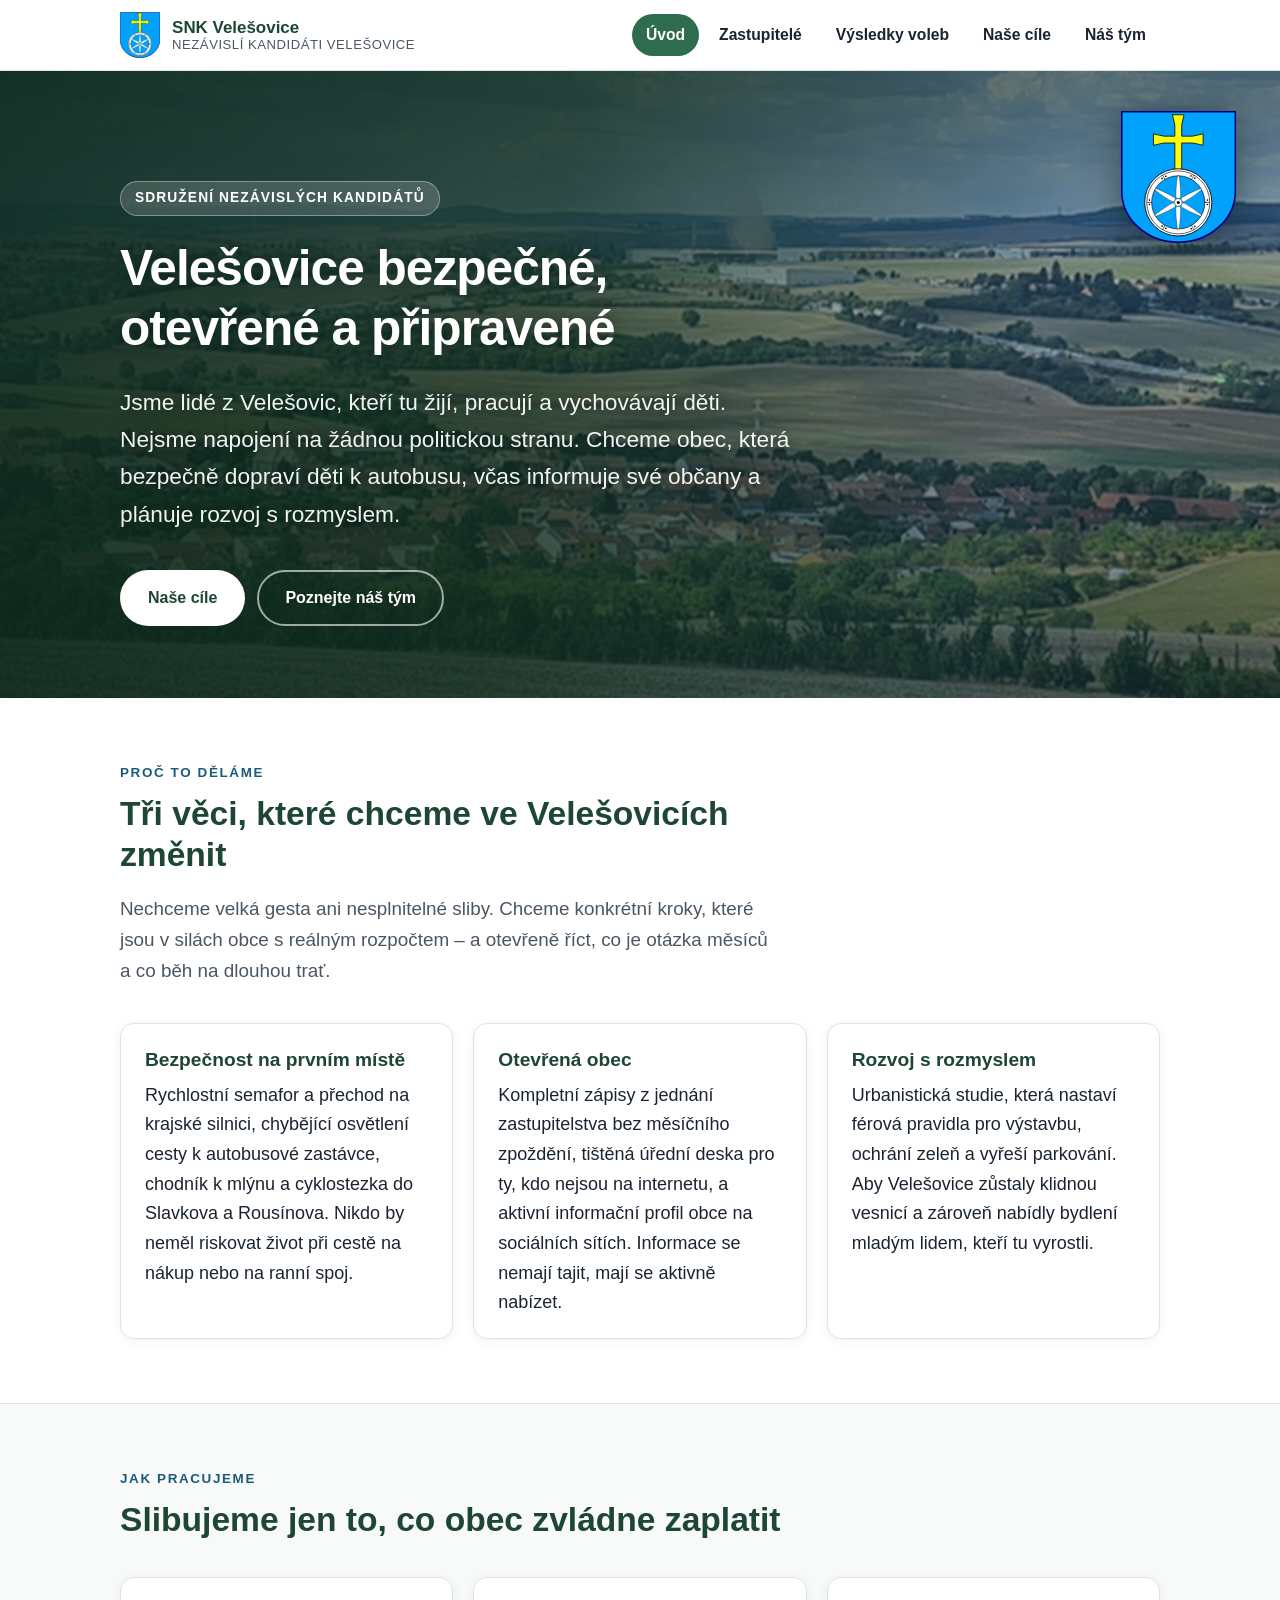
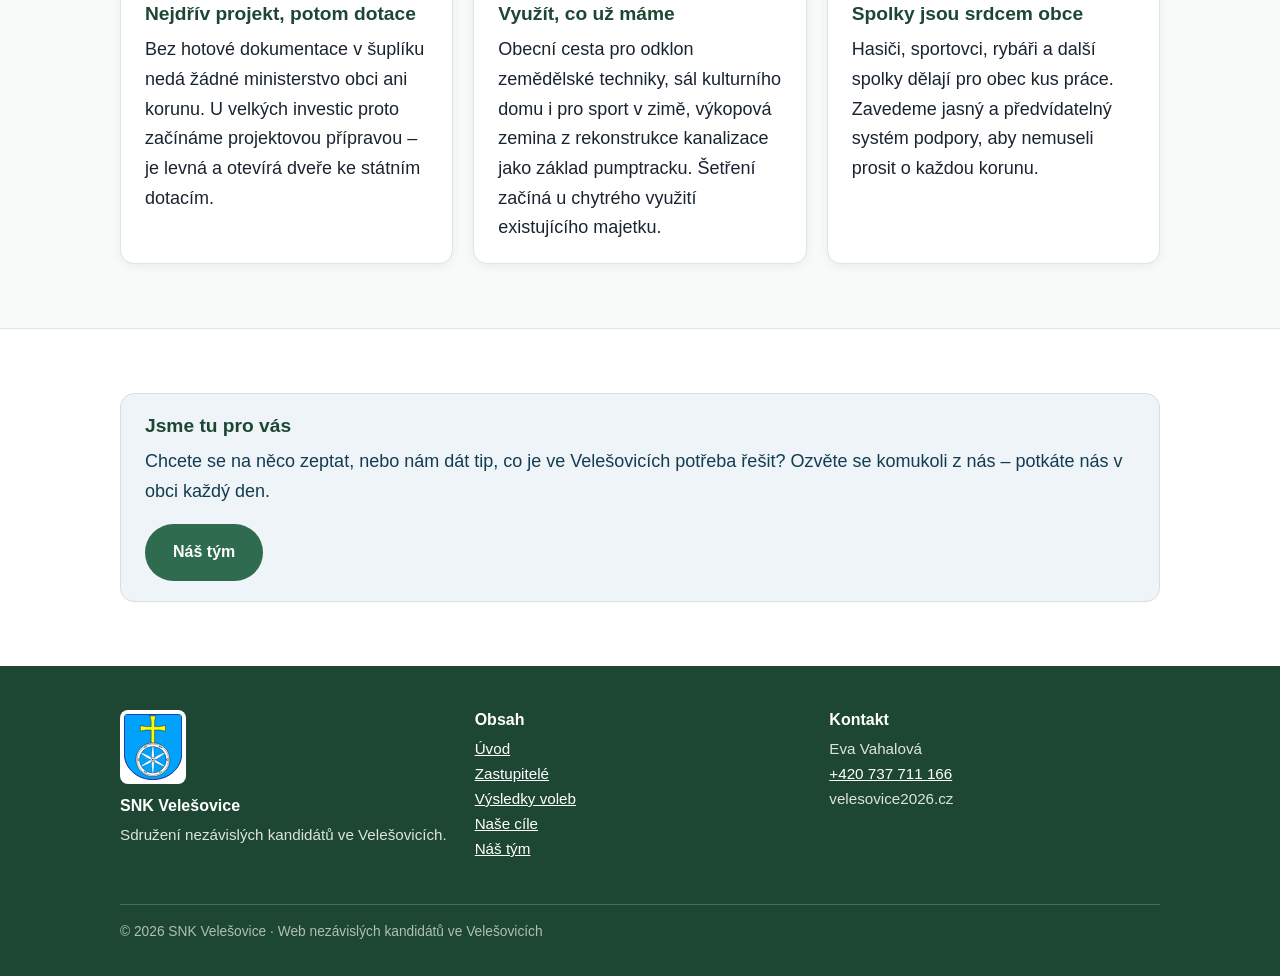
<file: uvod.html>
<!DOCTYPE html>
<html lang="cs">
<head>
<meta charset="UTF-8">
<title>SNK Velešovice 2026</title>
<link rel="canonical" href="https://velesovice2026.cz/">
<meta http-equiv="refresh" content="0; url=index.html">
</head>
<body>
<p>Stránka se přesunula na <a href="index.html">velesovice2026.cz</a>.</p>
</body>
</html>
</file>
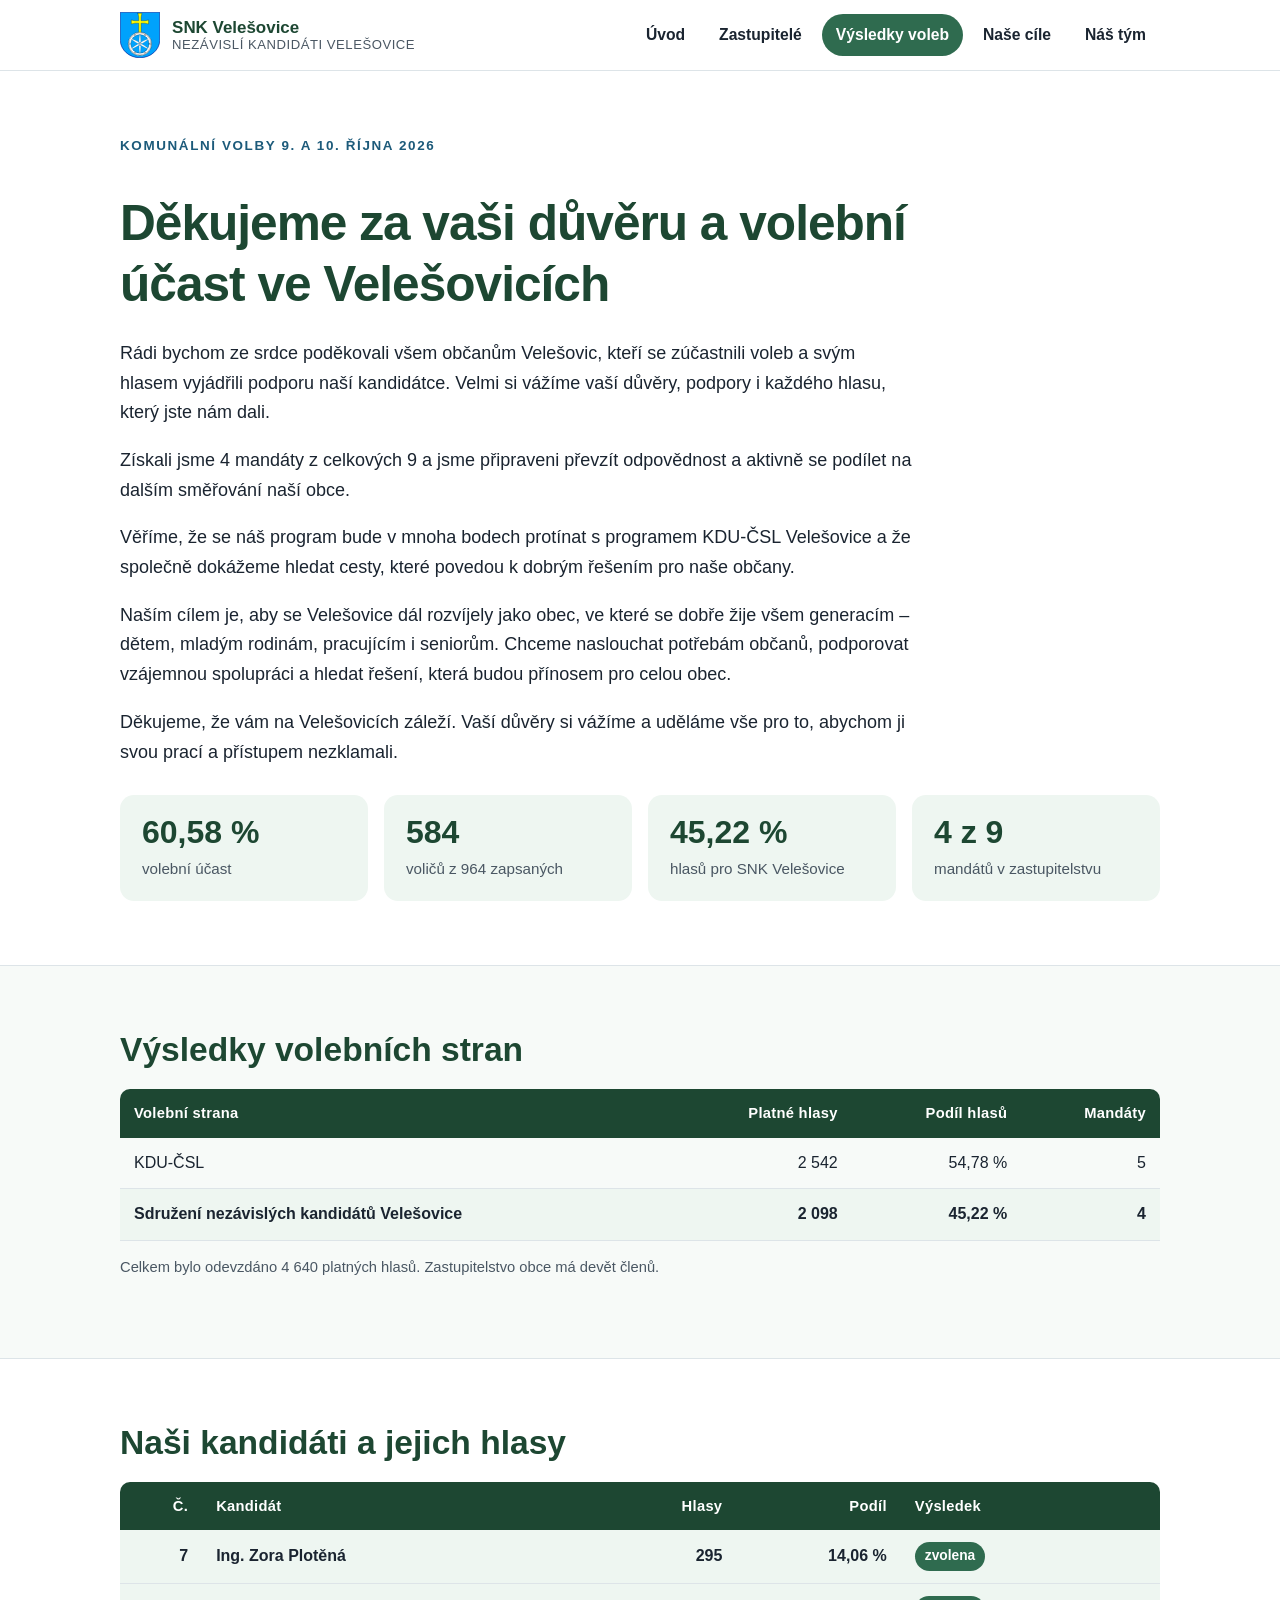
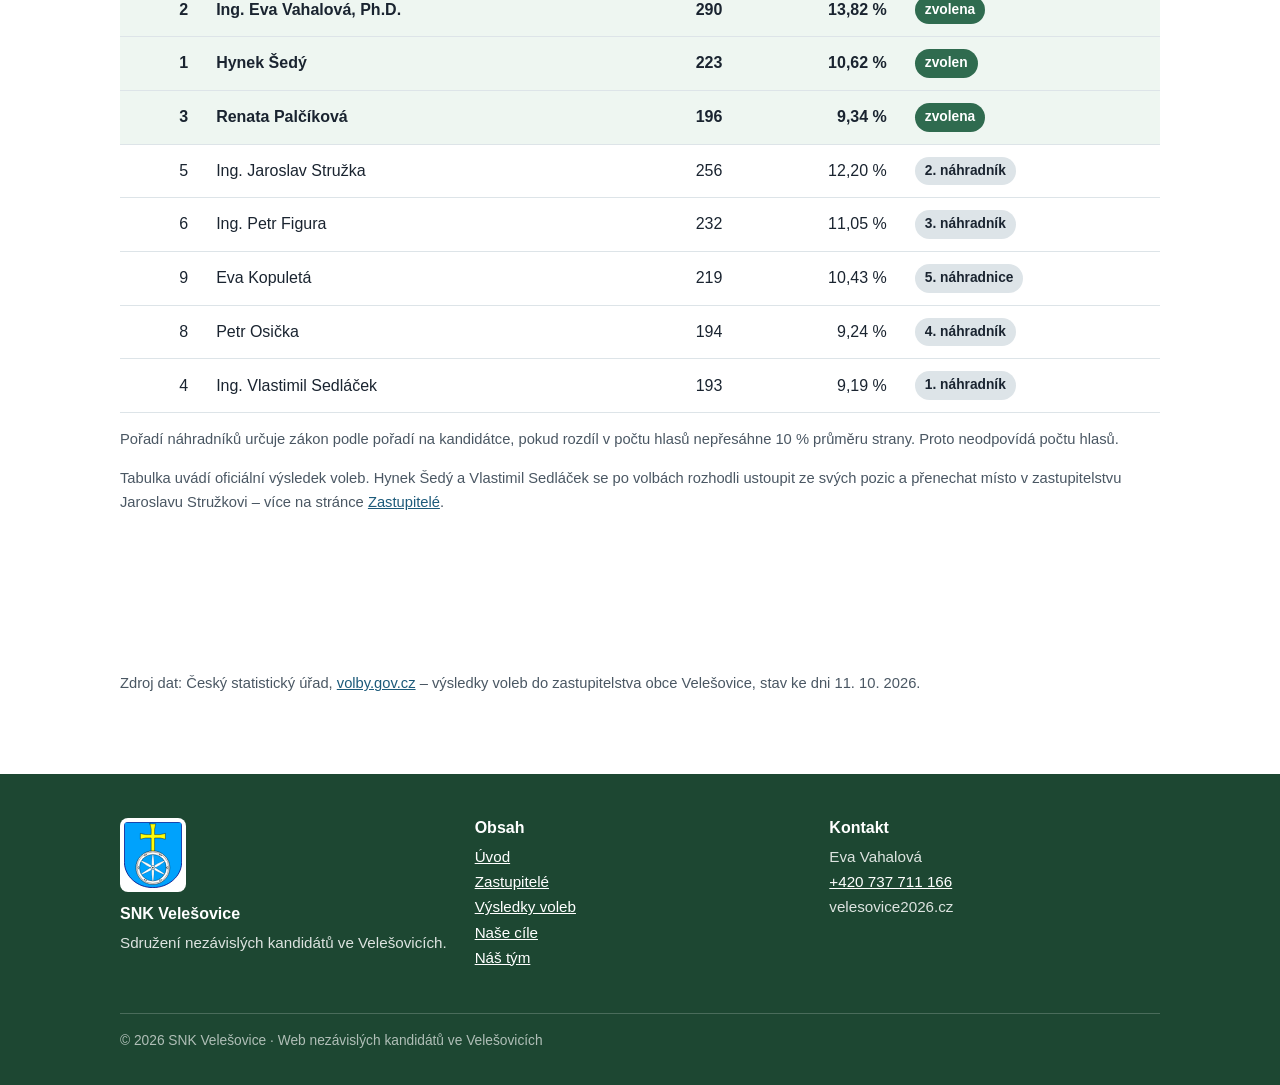
<file: vysledky.html>
<!DOCTYPE html>
<html lang="cs">
<head>
<meta charset="UTF-8">
<meta name="viewport" content="width=device-width, initial-scale=1.0">
<title>Výsledky voleb – SNK Velešovice</title>
<meta name="description" content="Výsledky komunálních voleb ve Velešovicích konaných 9. a 10. října 2026 – volební účast, hlasy jednotlivých stran a zvolení zastupitelé.">
<link rel="stylesheet" href="style.css?v=63">
<link rel="icon" href="img/znak.svg" type="image/svg+xml">
</head>
<body>

<header class="topbar">
  <div class="topbar__inner">
    <a class="brand" href="index.html">
      <img class="brand__mark" src="img/znak.svg" alt="Znak obce Velešovice" width="46" height="53">
      <span class="brand__text">
        <span class="brand__name">SNK Velešovice</span>
        <span class="brand__sub">Nezávislí kandidáti Velešovice</span>
      </span>
    </a>
    <nav class="nav" aria-label="Hlavní navigace">
      <a href="index.html">Úvod</a>
      <a href="zastupitele.html">Zastupitelé</a>
      <a href="vysledky.html" aria-current="page">Výsledky voleb</a>
      <a href="program.html">Naše cíle</a>
      <a href="kandidati.html">Náš tým</a>
    </nav>
  </div>
</header>

<main>

  <section class="section">
    <div class="wrap">
      <div class="section__head">
        <span class="eyebrow">Komunální volby 9. a 10. října 2026</span>
      </div>

      <div class="text-blok">
        <h1>Děkujeme za vaši důvěru a volební účast ve Velešovicích</h1>
        <p>Rádi bychom ze srdce poděkovali všem občanům Velešovic, kteří se zúčastnili voleb
          a svým hlasem vyjádřili podporu naší kandidátce. Velmi si vážíme vaší důvěry, podpory
          i každého hlasu, který jste nám dali.</p>
        <p>Získali jsme 4 mandáty z celkových 9 a jsme připraveni převzít odpovědnost a aktivně
          se podílet na dalším směřování naší obce.</p>
        <p>Věříme, že se náš program bude v mnoha bodech protínat s programem KDU-ČSL Velešovice
          a že společně dokážeme hledat cesty, které povedou k dobrým řešením pro naše občany.</p>
        <p>Naším cílem je, aby se Velešovice dál rozvíjely jako obec, ve které se dobře žije všem
          generacím – dětem, mladým rodinám, pracujícím i seniorům. Chceme naslouchat potřebám
          občanů, podporovat vzájemnou spolupráci a hledat řešení, která budou přínosem pro celou
          obec.</p>
        <p>Děkujeme, že vám na Velešovicích záleží. Vaší důvěry si vážíme a uděláme vše pro to,
          abychom ji svou prací a přístupem nezklamali.</p>
      </div>

      <div class="cisla">
        <div class="cislo">
          <span class="cislo__hodnota">60,58 %</span>
          <span class="cislo__popis">volební účast</span>
        </div>
        <div class="cislo">
          <span class="cislo__hodnota">584</span>
          <span class="cislo__popis">voličů z 964 zapsaných</span>
        </div>
        <div class="cislo">
          <span class="cislo__hodnota">45,22 %</span>
          <span class="cislo__popis">hlasů pro SNK Velešovice</span>
        </div>
        <div class="cislo">
          <span class="cislo__hodnota">4 z 9</span>
          <span class="cislo__popis">mandátů v zastupitelstvu</span>
        </div>
      </div>
    </div>
  </section>

  <section class="section section--soft">
    <div class="wrap">
      <h2>Výsledky volebních stran</h2>
      <div class="tabulka-obal">
        <table class="tabulka">
          <thead>
            <tr>
              <th>Volební strana</th>
              <th class="cislice">Platné hlasy</th>
              <th class="cislice">Podíl hlasů</th>
              <th class="cislice">Mandáty</th>
            </tr>
          </thead>
          <tbody>
            <tr>
              <td>KDU-ČSL</td>
              <td class="cislice">2 542</td>
              <td class="cislice">54,78 %</td>
              <td class="cislice">5</td>
            </tr>
            <tr class="tabulka__nase">
              <td>Sdružení nezávislých kandidátů Velešovice</td>
              <td class="cislice">2 098</td>
              <td class="cislice">45,22 %</td>
              <td class="cislice">4</td>
            </tr>
          </tbody>
        </table>
      </div>
      <p class="poznamka">Celkem bylo odevzdáno 4 640 platných hlasů. Zastupitelstvo obce má devět členů.</p>
    </div>
  </section>

  <section class="section">
    <div class="wrap">
      <h2>Naši kandidáti a jejich hlasy</h2>
      <div class="tabulka-obal">
        <table class="tabulka">
          <thead>
            <tr>
              <th class="cislice">Č.</th>
              <th>Kandidát</th>
              <th class="cislice">Hlasy</th>
              <th class="cislice">Podíl</th>
              <th>Výsledek</th>
            </tr>
          </thead>
          <tbody>
            <tr class="tabulka__zvolen">
              <td class="cislice">7</td>
              <td>Ing. Zora Plotěná</td>
              <td class="cislice">295</td>
              <td class="cislice">14,06 %</td>
              <td><span class="stav stav--zvolen">zvolena</span></td>
            </tr>
            <tr class="tabulka__zvolen">
              <td class="cislice">2</td>
              <td>Ing. Eva Vahalová, Ph.D.</td>
              <td class="cislice">290</td>
              <td class="cislice">13,82 %</td>
              <td><span class="stav stav--zvolen">zvolena</span></td>
            </tr>
            <tr class="tabulka__zvolen">
              <td class="cislice">1</td>
              <td>Hynek Šedý</td>
              <td class="cislice">223</td>
              <td class="cislice">10,62 %</td>
              <td><span class="stav stav--zvolen">zvolen</span></td>
            </tr>
            <tr class="tabulka__zvolen">
              <td class="cislice">3</td>
              <td>Renata Palčíková</td>
              <td class="cislice">196</td>
              <td class="cislice">9,34 %</td>
              <td><span class="stav stav--zvolen">zvolena</span></td>
            </tr>
            <tr>
              <td class="cislice">5</td>
              <td>Ing. Jaroslav Stružka</td>
              <td class="cislice">256</td>
              <td class="cislice">12,20 %</td>
              <td><span class="stav">2. náhradník</span></td>
            </tr>
            <tr>
              <td class="cislice">6</td>
              <td>Ing. Petr Figura</td>
              <td class="cislice">232</td>
              <td class="cislice">11,05 %</td>
              <td><span class="stav">3. náhradník</span></td>
            </tr>
            <tr>
              <td class="cislice">9</td>
              <td>Eva Kopuletá</td>
              <td class="cislice">219</td>
              <td class="cislice">10,43 %</td>
              <td><span class="stav">5. náhradnice</span></td>
            </tr>
            <tr>
              <td class="cislice">8</td>
              <td>Petr Osička</td>
              <td class="cislice">194</td>
              <td class="cislice">9,24 %</td>
              <td><span class="stav">4. náhradník</span></td>
            </tr>
            <tr>
              <td class="cislice">4</td>
              <td>Ing. Vlastimil Sedláček</td>
              <td class="cislice">193</td>
              <td class="cislice">9,19 %</td>
              <td><span class="stav">1. náhradník</span></td>
            </tr>
          </tbody>
        </table>
      </div>
      <p class="poznamka">Pořadí náhradníků určuje zákon podle pořadí na kandidátce, pokud rozdíl
        v počtu hlasů nepřesáhne 10 % průměru strany. Proto neodpovídá počtu hlasů.</p>
      <p class="poznamka">Tabulka uvádí oficiální výsledek voleb. Hynek Šedý a Vlastimil Sedláček
        se po volbách rozhodli ustoupit ze svých pozic a přenechat místo v zastupitelstvu
        Jaroslavu Stružkovi – více na stránce <a href="zastupitele.html">Zastupitelé</a>.</p>
    </div>
  </section>

  <section class="section">
    <div class="wrap">
      <p class="poznamka">Zdroj dat: Český statistický úřad,
        <a href="https://volby.gov.cz/app/kv2026/cs/20261009/results/!__1_6200_6206_593681"
           rel="noopener">volby.gov.cz</a> – výsledky voleb do zastupitelstva obce Velešovice,
        stav ke dni 11. 10. 2026.</p>
    </div>
  </section>

</main>

<footer class="footer">
  <div class="wrap">
    <div class="footer__grid">
      <div>
        <img class="footer__crest" src="img/znak.svg" alt="Znak obce Velešovice">
        <h3>SNK Velešovice</h3>
        <p>Sdružení nezávislých kandidátů ve Velešovicích.</p>
      </div>
      <div>
        <h3>Obsah</h3>
        <p>
          <a href="index.html">Úvod</a><br>
          <a href="zastupitele.html">Zastupitelé</a><br>
          <a href="vysledky.html">Výsledky voleb</a><br>
          <a href="program.html">Naše cíle</a><br>
          <a href="kandidati.html">Náš tým</a>
        </p>
      </div>
      <div>
        <h3>Kontakt</h3>
        <p>
          Eva Vahalová<br>
          <a href="tel:+420737711166">+420 737 711 166</a><br>
          velesovice2026.cz
        </p>
      </div>
    </div>
    <div class="footer__bottom">
      &copy; 2026 SNK Velešovice · Web nezávislých kandidátů ve Velešovicích
    </div>
  </div>
</footer>

<!-- anonymní statistika návštěvnosti (GoatCounter, bez cookies) -->
<script data-goatcounter="https://velesovice2026.goatcounter.com/count"
        async src="//gc.zgo.at/count.js"></script>

</body>
</html>
</file>
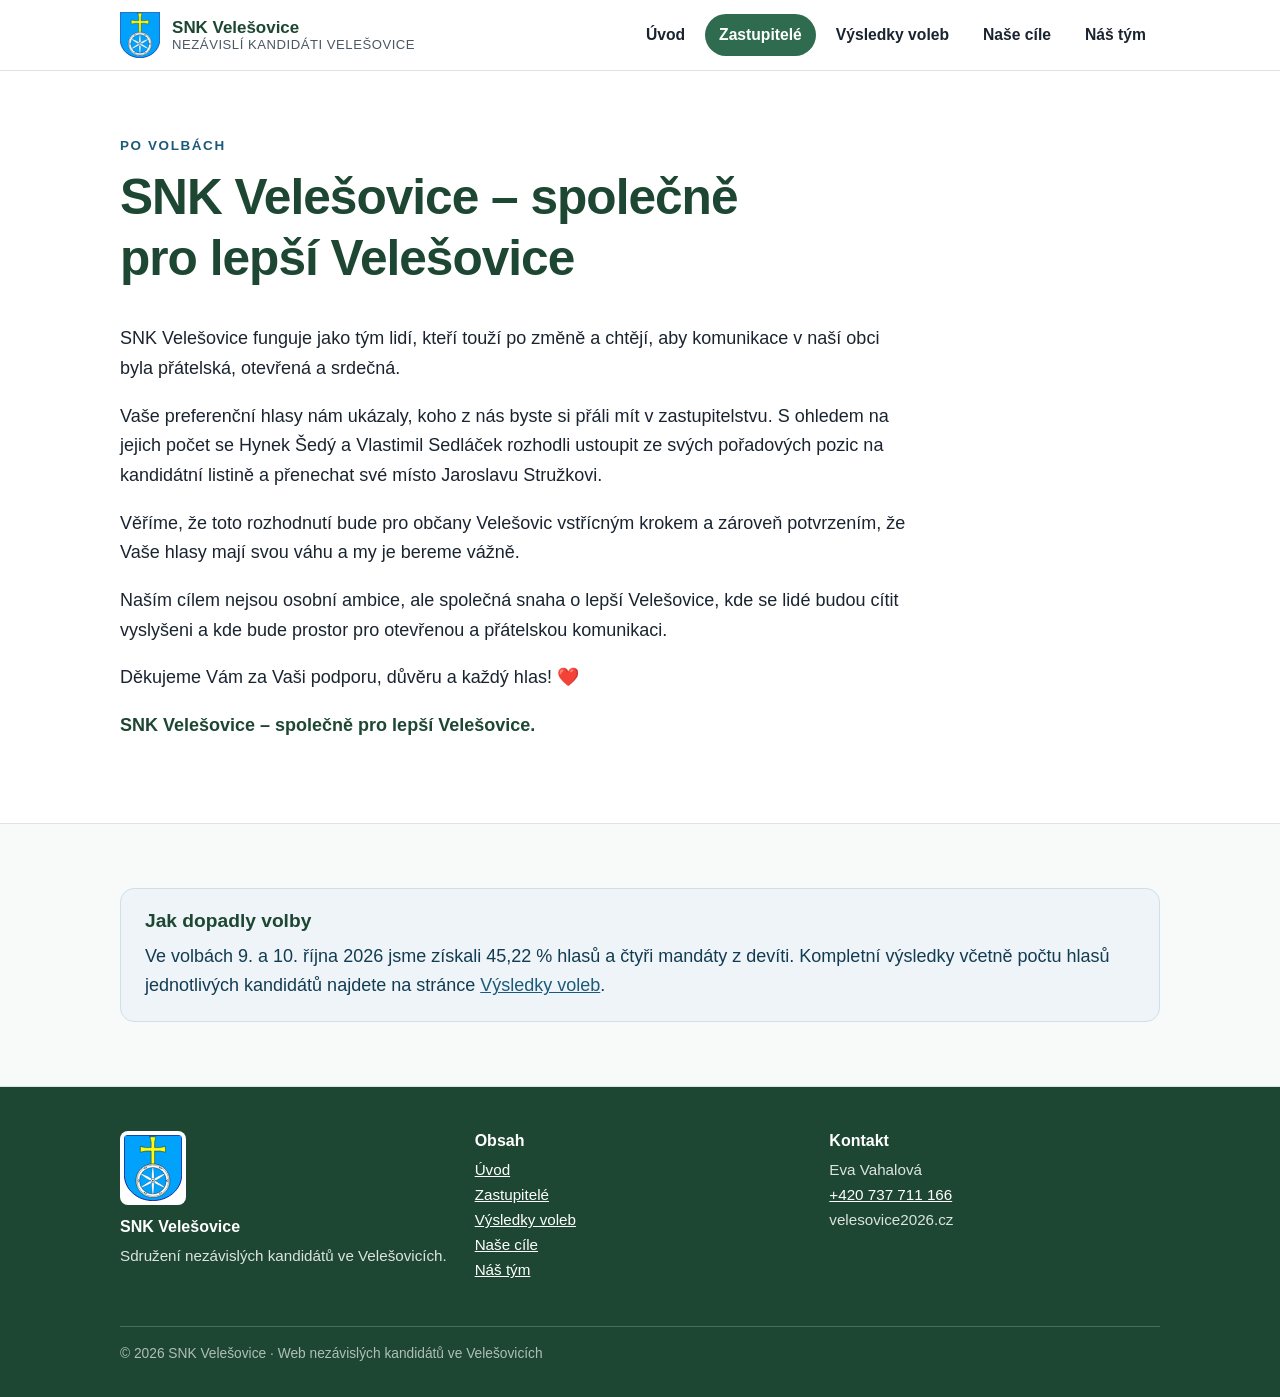
<file: zastupitele.html>
<!DOCTYPE html>
<html lang="cs">
<head>
<meta charset="UTF-8">
<meta name="viewport" content="width=device-width, initial-scale=1.0">
<title>Zastupitelé – SNK Velešovice</title>
<meta name="description" content="SNK Velešovice po komunálních volbách 2026 – jak jsme naložili s preferenčními hlasy a kdo za nás usedne v zastupitelstvu obce.">
<link rel="stylesheet" href="style.css?v=63">
<link rel="icon" href="img/znak.svg" type="image/svg+xml">
</head>
<body>

<header class="topbar">
  <div class="topbar__inner">
    <a class="brand" href="index.html">
      <img class="brand__mark" src="img/znak.svg" alt="Znak obce Velešovice" width="46" height="53">
      <span class="brand__text">
        <span class="brand__name">SNK Velešovice</span>
        <span class="brand__sub">Nezávislí kandidáti Velešovice</span>
      </span>
    </a>
    <nav class="nav" aria-label="Hlavní navigace">
      <a href="index.html">Úvod</a>
      <a href="zastupitele.html" aria-current="page">Zastupitelé</a>
      <a href="vysledky.html">Výsledky voleb</a>
      <a href="program.html">Naše cíle</a>
      <a href="kandidati.html">Náš tým</a>
    </nav>
  </div>
</header>

<main>

  <section class="section">
    <div class="wrap">
      <div class="section__head">
        <span class="eyebrow">Po volbách</span>
        <h1>SNK Velešovice – společně pro lepší Velešovice</h1>
      </div>

      <div class="text-blok">
        <p>SNK Velešovice funguje jako tým lidí, kteří touží po změně a chtějí, aby komunikace
          v naší obci byla přátelská, otevřená a srdečná.</p>

        <p>Vaše preferenční hlasy nám ukázaly, koho z nás byste si přáli mít v zastupitelstvu.
          S ohledem na jejich počet se Hynek Šedý a Vlastimil Sedláček rozhodli ustoupit ze svých
          pořadových pozic na kandidátní listině a přenechat své místo Jaroslavu Stružkovi.</p>

        <p>Věříme, že toto rozhodnutí bude pro občany Velešovic vstřícným krokem a zároveň
          potvrzením, že Vaše hlasy mají svou váhu a my je bereme vážně.</p>

        <p>Naším cílem nejsou osobní ambice, ale společná snaha o lepší Velešovice, kde se lidé
          budou cítit vyslyšeni a kde bude prostor pro otevřenou a přátelskou komunikaci.</p>

        <p>Děkujeme Vám za Vaši podporu, důvěru a každý hlas! ❤️</p>

        <p class="podpis">SNK Velešovice – společně pro lepší Velešovice.</p>
      </div>
    </div>
  </section>

  <section class="section section--soft">
    <div class="wrap">
      <div class="note">
        <h3>Jak dopadly volby</h3>
        <p>Ve volbách 9. a 10. října 2026 jsme získali 45,22 % hlasů a čtyři mandáty z devíti.
          Kompletní výsledky včetně počtu hlasů jednotlivých kandidátů najdete na stránce
          <a href="vysledky.html">Výsledky voleb</a>.</p>
      </div>
    </div>
  </section>

</main>

<footer class="footer">
  <div class="wrap">
    <div class="footer__grid">
      <div>
        <img class="footer__crest" src="img/znak.svg" alt="Znak obce Velešovice">
        <h3>SNK Velešovice</h3>
        <p>Sdružení nezávislých kandidátů ve Velešovicích.</p>
      </div>
      <div>
        <h3>Obsah</h3>
        <p>
          <a href="index.html">Úvod</a><br>
          <a href="zastupitele.html">Zastupitelé</a><br>
          <a href="vysledky.html">Výsledky voleb</a><br>
          <a href="program.html">Naše cíle</a><br>
          <a href="kandidati.html">Náš tým</a>
        </p>
      </div>
      <div>
        <h3>Kontakt</h3>
        <p>
          Eva Vahalová<br>
          <a href="tel:+420737711166">+420 737 711 166</a><br>
          velesovice2026.cz
        </p>
      </div>
    </div>
    <div class="footer__bottom">
      &copy; 2026 SNK Velešovice · Web nezávislých kandidátů ve Velešovicích
    </div>
  </div>
</footer>

<!-- anonymní statistika návštěvnosti (GoatCounter, bez cookies) -->
<script data-goatcounter="https://velesovice2026.goatcounter.com/count"
        async src="//gc.zgo.at/count.js"></script>

</body>
</html>
</file>
<file: style.css>
/* ==========================================================================
   SNK Velešovice 2026 – společný styl
   Barvy: zelená (venkov, zeleň) + modrá (voda, Rakovec, klid)
   ========================================================================== */

:root {
    --green-900: #1d4732;
    --green-700: #2f6b4f;
    --green-500: #4f9070;
    --green-050: #eef6f1;
    --blue-900: #123c52;
    --blue-700: #1c5a7a;
    --blue-500: #3d87ad;
    --blue-050: #eef4f8;
    --ink: #1a2430;
    --ink-soft: #4a5763;
    --line: #dde4e8;
    --bg: #ffffff;
    --bg-soft: #f7faf8;
    --radius: 14px;
    --shadow: 0 2px 10px rgba(18, 60, 82, .07);
    --shadow-lg: 0 8px 28px rgba(18, 60, 82, .12);
    --wrap: 1080px;
}

* { box-sizing: border-box; }

html { scroll-behavior: smooth; }

body {
    margin: 0;
    background: var(--bg);
    color: var(--ink);
    font-family: "Segoe UI", Roboto, "Helvetica Neue", Arial, sans-serif;
    font-size: 18px;
    line-height: 1.65;
    -webkit-text-size-adjust: 100%;
}

.wrap {
    max-width: var(--wrap);
    margin: 0 auto;
    padding: 0 20px;
}

/* ---------- Typografie ---------- */

h1, h2, h3 {
    line-height: 1.22;
    color: var(--green-900);
    margin: 0 0 .5em;
    font-weight: 700;
}

h1 { font-size: clamp(2rem, 5vw, 3.1rem); letter-spacing: -.02em; }
h2 { font-size: clamp(1.5rem, 3.2vw, 2.1rem); }
h3 { font-size: 1.2rem; }

p { margin: 0 0 1em; }

a { color: var(--blue-700); }
a:hover { color: var(--blue-900); }

.lead {
    font-size: 1.18rem;
    color: var(--ink-soft);
    max-width: 62ch;
}

/* ---------- Hlavička a navigace ---------- */

.topbar {
    position: sticky;
    top: 0;
    z-index: 50;
    background: rgba(255, 255, 255, .96);
    backdrop-filter: blur(6px);
    border-bottom: 1px solid var(--line);
}

.topbar__inner {
    max-width: var(--wrap);
    margin: 0 auto;
    padding: 12px 20px;
    display: flex;
    flex-wrap: wrap;
    gap: 12px 24px;
    align-items: center;
    justify-content: space-between;
}

.brand {
    display: flex;
    align-items: center;
    gap: 12px;
    text-decoration: none;
    color: var(--green-900);
}

.brand__mark {
    height: 46px;
    width: auto;
    flex: 0 0 auto;
    display: block;
}

.brand__text { display: flex; flex-direction: column; line-height: 1.15; }
.brand__name { font-weight: 700; font-size: 1.06rem; }
.brand__sub { font-size: .82rem; color: var(--ink-soft); letter-spacing: .04em; text-transform: uppercase; }

.nav { display: flex; flex-wrap: wrap; gap: 6px; }

.nav a {
    display: block;
    padding: 8px 14px;
    border-radius: 999px;
    text-decoration: none;
    color: var(--ink);
    font-weight: 600;
    font-size: .98rem;
}

.nav a:hover { background: var(--green-050); color: var(--green-900); }

.nav a[aria-current="page"] {
    background: var(--green-700);
    color: #fff;
}

/* ---------- Hero ---------- */

.hero {
    position: relative;
    background: var(--green-900);
    color: #fff;
    overflow: hidden;
    min-height: 560px;
    display: flex;
    align-items: flex-end;
}

.hero__media {
    position: absolute;
    inset: 0;
    width: 100%;
    height: 100%;
    object-fit: cover;
    object-position: center 55%;
}

.hero::after {
    content: "";
    position: absolute;
    inset: 0;
    background:
        linear-gradient(100deg, rgba(12, 40, 28, .90) 0%, rgba(14, 45, 32, .74) 42%, rgba(18, 60, 82, .30) 78%, rgba(18, 60, 82, .18) 100%),
        linear-gradient(180deg, rgba(10, 32, 24, .45) 0%, rgba(10, 32, 24, 0) 38%, rgba(10, 32, 24, .55) 100%);
}

.hero__inner {
    position: relative;
    z-index: 2;
    width: 100%;
    max-width: var(--wrap);
    margin: 0 auto;
    padding: 110px 20px 72px;
}

.hero h1 { text-shadow: 0 2px 18px rgba(6, 24, 16, .45); }
.hero__claim { text-shadow: 0 1px 12px rgba(6, 24, 16, .5); }

/* Znak obce v hero */
.hero__crest {
    position: absolute;
    right: 44px;
    top: 40px;
    z-index: 3;
    height: 132px;
    width: auto;
    filter: drop-shadow(0 6px 18px rgba(6, 24, 16, .45));
}

.hero__caption {
    position: absolute;
    right: 16px;
    bottom: 8px;
    z-index: 3;
    font-size: .74rem;
    color: rgba(255, 255, 255, .6);
}

.hero h1 { color: #fff; max-width: 22ch; }

.hero__claim {
    font-size: clamp(1.1rem, 2.4vw, 1.42rem);
    max-width: 54ch;
    color: rgba(255, 255, 255, .94);
    margin-bottom: 1.6em;
}

.hero__badge {
    display: inline-block;
    background: rgba(255, 255, 255, .16);
    border: 1px solid rgba(255, 255, 255, .35);
    padding: 5px 14px;
    border-radius: 999px;
    font-size: .86rem;
    letter-spacing: .08em;
    text-transform: uppercase;
    font-weight: 600;
    margin-bottom: 22px;
}

.btn-row { display: flex; flex-wrap: wrap; gap: 12px; }

.btn {
    display: inline-block;
    padding: 13px 26px;
    border-radius: 999px;
    text-decoration: none;
    font-weight: 700;
    font-size: 1rem;
    border: 2px solid transparent;
    transition: transform .12s ease, background .12s ease;
}

.btn:hover { transform: translateY(-1px); }

.btn--primary { background: #fff; color: var(--green-900); }
.btn--primary:hover { background: var(--green-050); color: var(--green-900); }

.btn--ghost { border-color: rgba(255, 255, 255, .6); color: #fff; }
.btn--ghost:hover { background: rgba(255, 255, 255, .14); color: #fff; }

.btn--solid { background: var(--green-700); color: #fff; }
.btn--solid:hover { background: var(--green-900); color: #fff; }

/* ---------- Sekce ---------- */

.section { padding: 64px 0; }
.section--soft { background: var(--bg-soft); border-top: 1px solid var(--line); border-bottom: 1px solid var(--line); }

.section__head { max-width: 68ch; margin-bottom: 36px; }

.eyebrow {
    display: block;
    font-size: .84rem;
    letter-spacing: .12em;
    text-transform: uppercase;
    color: var(--blue-700);
    font-weight: 700;
    margin-bottom: 10px;
}

/* ---------- Mřížky a karty ---------- */

.grid {
    display: grid;
    gap: 20px;
    grid-template-columns: repeat(auto-fit, minmax(290px, 1fr));
}

.card {
    background: #fff;
    border: 1px solid var(--line);
    border-radius: var(--radius);
    padding: 24px 24px 20px;
    box-shadow: var(--shadow);
}

.card h3 { color: var(--green-900); }
.card p:last-child { margin-bottom: 0; }

/* Programové body */

.point {
    background: #fff;
    border: 1px solid var(--line);
    border-left: 5px solid var(--green-500);
    border-radius: var(--radius);
    padding: 24px 26px;
    box-shadow: var(--shadow);
}

.point--soft { border-left-color: var(--blue-500); }

.point__num {
    display: inline-flex;
    align-items: center;
    justify-content: center;
    width: 30px;
    height: 30px;
    border-radius: 50%;
    background: var(--green-050);
    color: var(--green-700);
    font-weight: 700;
    font-size: .95rem;
    margin-right: 10px;
    vertical-align: 2px;
}

.point--soft .point__num { background: var(--blue-050); color: var(--blue-700); }

.point h3 { display: block; margin-bottom: .45em; }
.point p:last-child { margin-bottom: 0; }
.point ul { margin: 0; padding-left: 1.2em; }
.point li + li { margin-top: .5em; }

.points { display: grid; gap: 18px; }

/* Kandidáti */

.people {
    display: grid;
    gap: 22px;
    grid-template-columns: repeat(auto-fit, minmax(250px, 1fr));
    align-items: start;              /* karty se neroztahují na výšku sousedů */
}

.people--ctyri { grid-template-columns: repeat(4, 1fr); }

@media (max-width: 900px) {
    .people--ctyri { grid-template-columns: repeat(2, 1fr); }
}

@media (max-width: 520px) {
    .people--ctyri { grid-template-columns: repeat(2, 1fr); }
}

.person {
    background: #fff;
    border: 1px solid var(--line);
    border-radius: var(--radius);
    box-shadow: var(--shadow);
    overflow: hidden;
}

/* Fotografie přes celou šířku karty */
.person__photo-wrap {
    position: relative;
    aspect-ratio: 1 / 1;
    background: linear-gradient(165deg, #f2f8f4 0%, #dbe9e1 100%);
    border-bottom: 1px solid var(--line);
}

.person__photo {
    width: 100%;
    height: 100%;
    object-fit: cover;
    object-position: center 12%;
    display: block;
}

/* Zástupný obrázek u kandidátů bez fotografie */
.person__photo--placeholder {
    object-fit: contain;
    object-position: center bottom;
    padding: 18% 22% 0;
    opacity: .55;
}

/* Číslo na kandidátce – odznak v rohu fotky */
.person__num {
    position: absolute;
    right: 10px;
    bottom: 10px;
    width: 34px;
    height: 34px;
    border-radius: 10px;
    background: var(--green-700);
    color: #fff;
    display: flex;
    align-items: center;
    justify-content: center;
    font-weight: 700;
    font-size: 1rem;
    box-shadow: 0 2px 8px rgba(18, 60, 82, .28);
}

.person__body { padding: 16px 18px 18px; }

.person__name { font-weight: 700; font-size: 1.04rem; color: var(--green-900); margin: 0 0 1px; }
.person__age { margin: 0; color: var(--ink-soft); font-size: .86rem; }

.person__role {
    margin: 10px 0 0;
    color: var(--blue-700);
    font-size: .9rem;
    font-weight: 600;
    line-height: 1.5;
}

.person__motto {
    margin: 12px 0 0;
    padding-left: 12px;
    border-left: 3px solid var(--green-050);
    color: var(--ink-soft);
    font-size: .89rem;
    font-style: italic;
    line-height: 1.55;
}

/* Delší medailonek: mezititulky, odstavce a odrážky */
.person__section {
    margin: 16px 0 0;
    font-size: .74rem;
    letter-spacing: .08em;
    text-transform: uppercase;
    font-weight: 700;
    color: var(--green-700);
    border-top: 1px solid var(--line);
    padding-top: 12px;
}

.person__text {
    margin: 7px 0 0;
    font-size: .88rem;
    color: var(--ink-soft);
    line-height: 1.55;
}

.person__text strong { color: var(--green-900); }

.person__list {
    margin: 8px 0 0;
    padding-left: 1.05em;
    font-size: .88rem;
    color: var(--ink-soft);
    line-height: 1.5;
}

.person__list li + li { margin-top: 7px; }
.person__list strong { color: var(--blue-700); }

.person__age:empty, .person__role:empty, .person__motto:empty { display: none; }

/* ---------- Poznámka / callout ---------- */

.note {
    background: var(--blue-050);
    border: 1px solid #cfe0ea;
    border-radius: var(--radius);
    padding: 20px 24px;
    color: var(--blue-900);
}

.note p:last-child { margin-bottom: 0; }

/* ---------- Patička ---------- */

.footer {
    background: var(--green-900);
    color: rgba(255, 255, 255, .85);
    padding: 44px 0 32px;
    font-size: .95rem;
}

.footer a { color: #fff; }

.footer__grid {
    display: grid;
    gap: 24px;
    grid-template-columns: repeat(auto-fit, minmax(230px, 1fr));
    margin-bottom: 28px;
}

.footer h3 { color: #fff; font-size: 1rem; margin-bottom: .4em; }

.footer__crest {
    height: 74px;
    width: auto;
    display: block;
    margin-bottom: 12px;
    background: #fff;
    border-radius: 8px;
    padding: 4px;
}

.footer__mini {
    display: inline-block;
    margin-top: 6px;
    font-size: .82rem;
    color: rgba(255, 255, 255, .55);
}

.footer__bottom {
    border-top: 1px solid rgba(255, 255, 255, .2);
    padding-top: 16px;
    font-size: .86rem;
    color: rgba(255, 255, 255, .65);
}

.team-photo {
    margin: 0 0 34px;
}

.team-photo img {
    display: block;
    width: 100%;
    height: auto;
    border-radius: 16px;
    box-shadow: 0 12px 30px rgba(15, 40, 25, .16);
}

.team-photo figcaption {
    margin-top: 10px;
    font-size: .92rem;
    color: var(--text-soft, #5a6672);
    text-align: center;
}


/* ---------- Rozbalovací fotografie u bodů programu ---------- */

.more { margin-top: 4px; }

.more__btn {
    display: inline-flex;
    align-items: center;
    gap: 9px;
    padding: 9px 18px;
    border: 1.5px solid var(--green-500);
    border-radius: 999px;
    background: #fff;
    color: var(--green-900);
    font: inherit;
    font-size: .95rem;
    font-weight: 700;
    line-height: 1;
    cursor: pointer;
    transition: background .15s, border-color .15s;
}

.more__btn:hover { background: var(--green-050); border-color: var(--green-700); }
.more__btn:focus-visible { outline: 3px solid var(--blue-500); outline-offset: 2px; }

.more__icon {
    width: 9px;
    height: 9px;
    border-right: 2px solid var(--green-700);
    border-bottom: 2px solid var(--green-700);
    transform: rotate(45deg) translate(-2px, -2px);
    transition: transform .2s;
}

.more__btn[aria-expanded="true"] .more__icon {
    transform: rotate(-135deg) translate(-2px, -2px);
}

.more__panel {
    animation: more-in .25s ease both;
}

.more__inner { min-height: 0; }

@keyframes more-in {
    from { opacity: 0; transform: translateY(-6px); }
    to   { opacity: 1; transform: none; }
}

.more__panel[hidden] { display: none; }

.point__figure {
    margin: 16px 0 0;
}

.point__figure img {
    display: block;
    width: 100%;
    max-width: 560px;
    height: auto;
    border-radius: var(--radius);
    box-shadow: var(--shadow-lg);
}

.point__figure figcaption {
    margin-top: 8px;
    max-width: 560px;
    font-size: .92rem;
    color: var(--ink-soft);
}

@media (prefers-reduced-motion: reduce) {
    .more__panel { animation: none; }
    .more__icon { transition: none; }
}



/* ---------- Výsledky voleb ---------- */

.cisla {
    display: grid;
    grid-template-columns: repeat(auto-fit, minmax(180px, 1fr));
    gap: 16px;
    margin-top: 28px;
}

.cislo {
    background: var(--green-050);
    border-radius: var(--radius);
    padding: 20px 22px;
}

.cislo__hodnota {
    display: block;
    font-size: 2rem;
    font-weight: 700;
    color: var(--green-900);
    line-height: 1.1;
}

.cislo__popis {
    display: block;
    margin-top: 6px;
    font-size: .95rem;
    color: var(--ink-soft);
}

.text-blok {
    max-width: 44em;
    margin-top: 26px;
}

.text-blok h2 { margin-bottom: .5em; }
.text-blok p { margin-bottom: 1em; }

.skupina {
    margin: 46px 0 2px;
}

.skupina:first-of-type { margin-top: 32px; }

.skupina__popis {
    max-width: 44em;
    color: var(--ink-soft);
    margin-bottom: 20px;
}

.person__stitek {
    display: inline-block;
    margin-bottom: 8px;
    padding: 3px 10px;
    border-radius: 999px;
    background: var(--green-700);
    color: #fff;
    font-size: .8rem;
    font-weight: 700;
    letter-spacing: .02em;
}

.person__hlasy {
    margin-top: 2px;
    font-size: .92rem;
    font-weight: 600;
    color: var(--green-700);
}

.podpis {
    font-weight: 700;
    color: var(--green-900);
}

.tabulka-obal { overflow-x: auto; margin-top: 18px; }

.tabulka {
    width: 100%;
    min-width: 480px;
    border-collapse: collapse;
    font-size: 1rem;
}

.tabulka th,
.tabulka td {
    padding: 12px 14px;
    text-align: left;
    border-bottom: 1px solid var(--line);
}

.tabulka thead th {
    background: var(--green-900);
    color: #fff;
    font-size: .92rem;
    letter-spacing: .02em;
    border-bottom: 0;
}

.tabulka thead th:first-child { border-radius: 10px 0 0 0; }
.tabulka thead th:last-child { border-radius: 0 10px 0 0; }

.tabulka .cislice { text-align: right; white-space: nowrap; }
.tabulka th.cislice { text-align: right; }

.tabulka__nase td,
.tabulka__zvolen td { background: var(--green-050); font-weight: 600; }

.stav {
    display: inline-block;
    padding: 3px 10px;
    border-radius: 999px;
    background: var(--line);
    color: var(--ink);
    font-size: .86rem;
    font-weight: 600;
    white-space: nowrap;
}

.stav--zvolen { background: var(--green-700); color: #fff; }

.poznamka {
    margin-top: 14px;
    font-size: .92rem;
    color: var(--ink-soft);
}

@media (max-width: 520px) {
    .cislo__hodnota { font-size: 1.7rem; }
    .tabulka th, .tabulka td { padding: 10px; }
}

/* ---------- Mobil ---------- */

@media (max-width: 900px) {
    .hero__crest { height: 92px; right: 22px; top: 26px; }
}

@media (max-width: 520px) {
    .people { grid-template-columns: repeat(auto-fit, minmax(190px, 1fr)); gap: 14px; }
    .person__body { padding: 12px 13px 14px; }
    .person__num { width: 30px; height: 30px; font-size: .9rem; right: 8px; bottom: 8px; }
}

@media (max-width: 640px) {
    body { font-size: 17px; }
    .hero { min-height: 480px; }
    .hero__inner { padding: 132px 20px 46px; }
    .hero__crest { height: 74px; right: 18px; top: 20px; }
    .brand__mark { height: 38px; }
    .section { padding: 48px 0; }
    .topbar__inner { padding: 10px 16px; }
    .nav a { padding: 7px 11px; font-size: .92rem; }
    .brand__sub { display: none; }
}

@media (prefers-reduced-motion: reduce) {
    html { scroll-behavior: auto; }
    .btn:hover { transform: none; }
}
</file>
